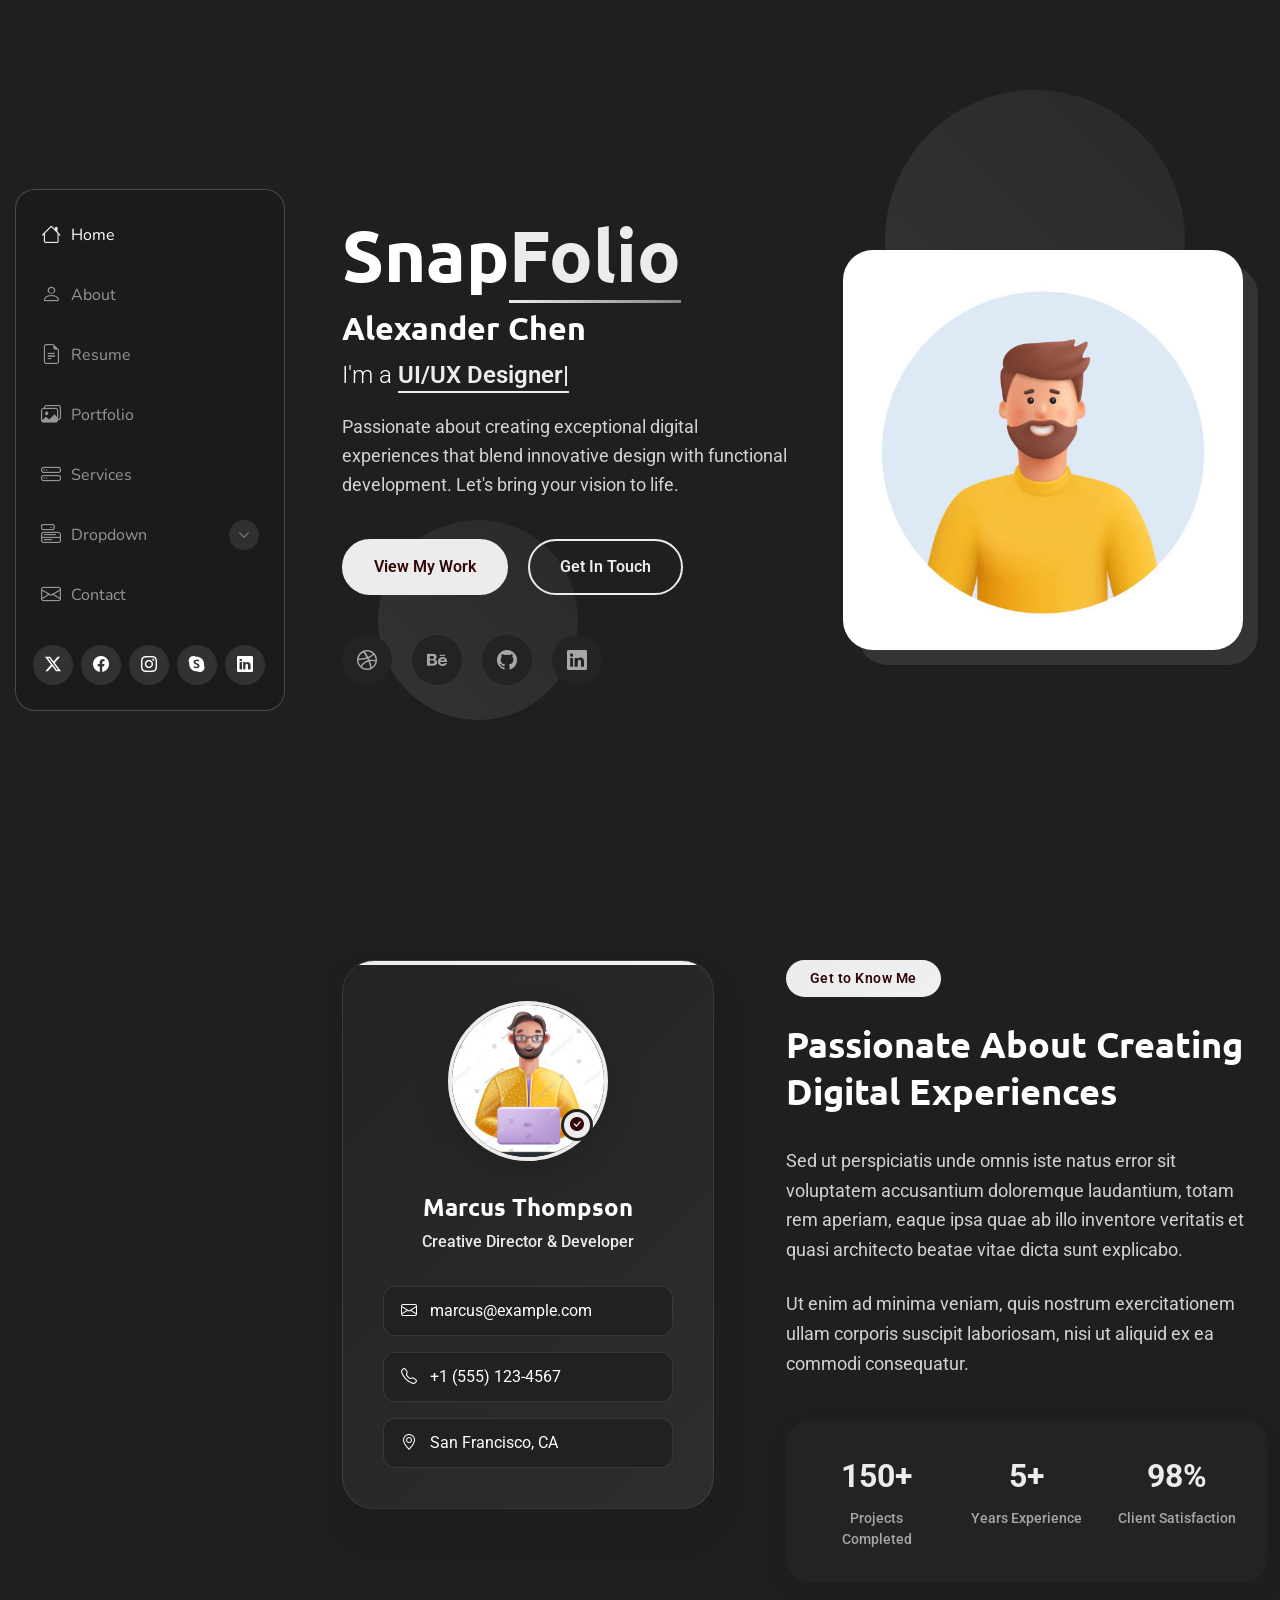
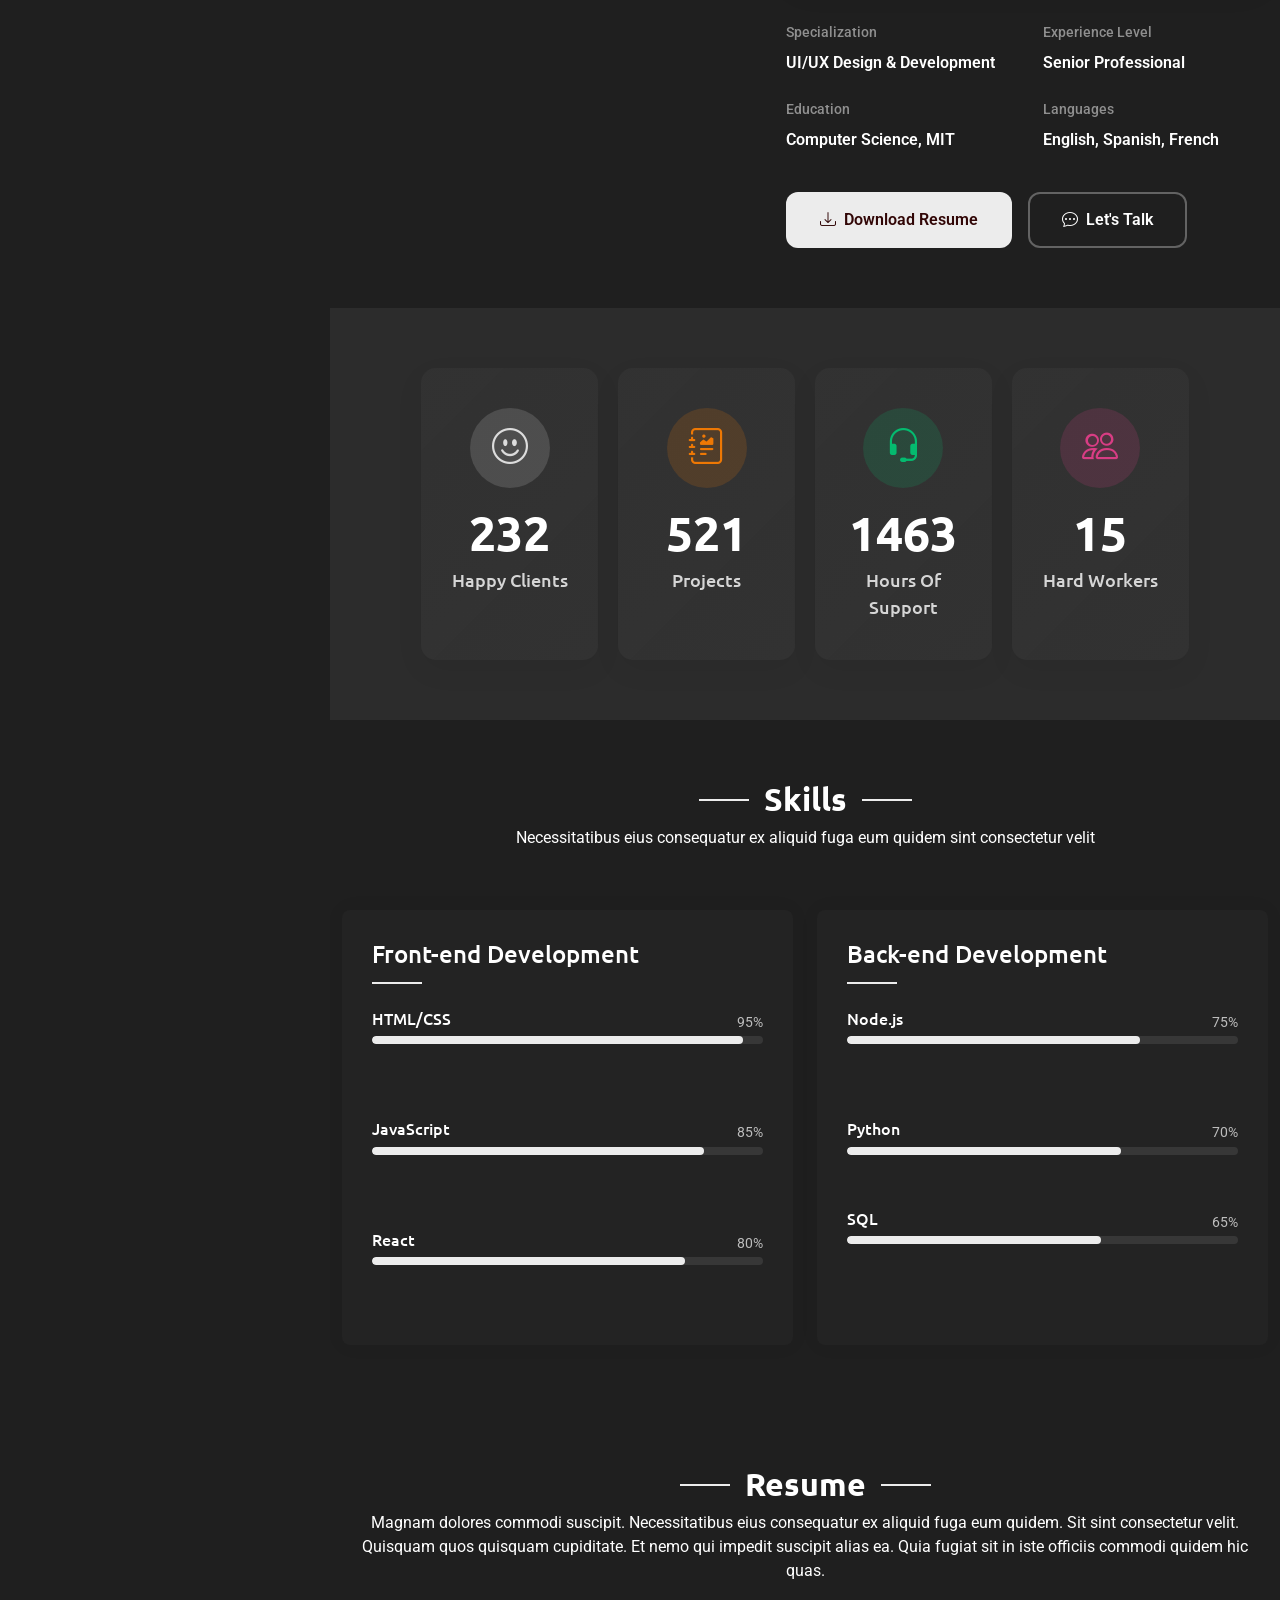
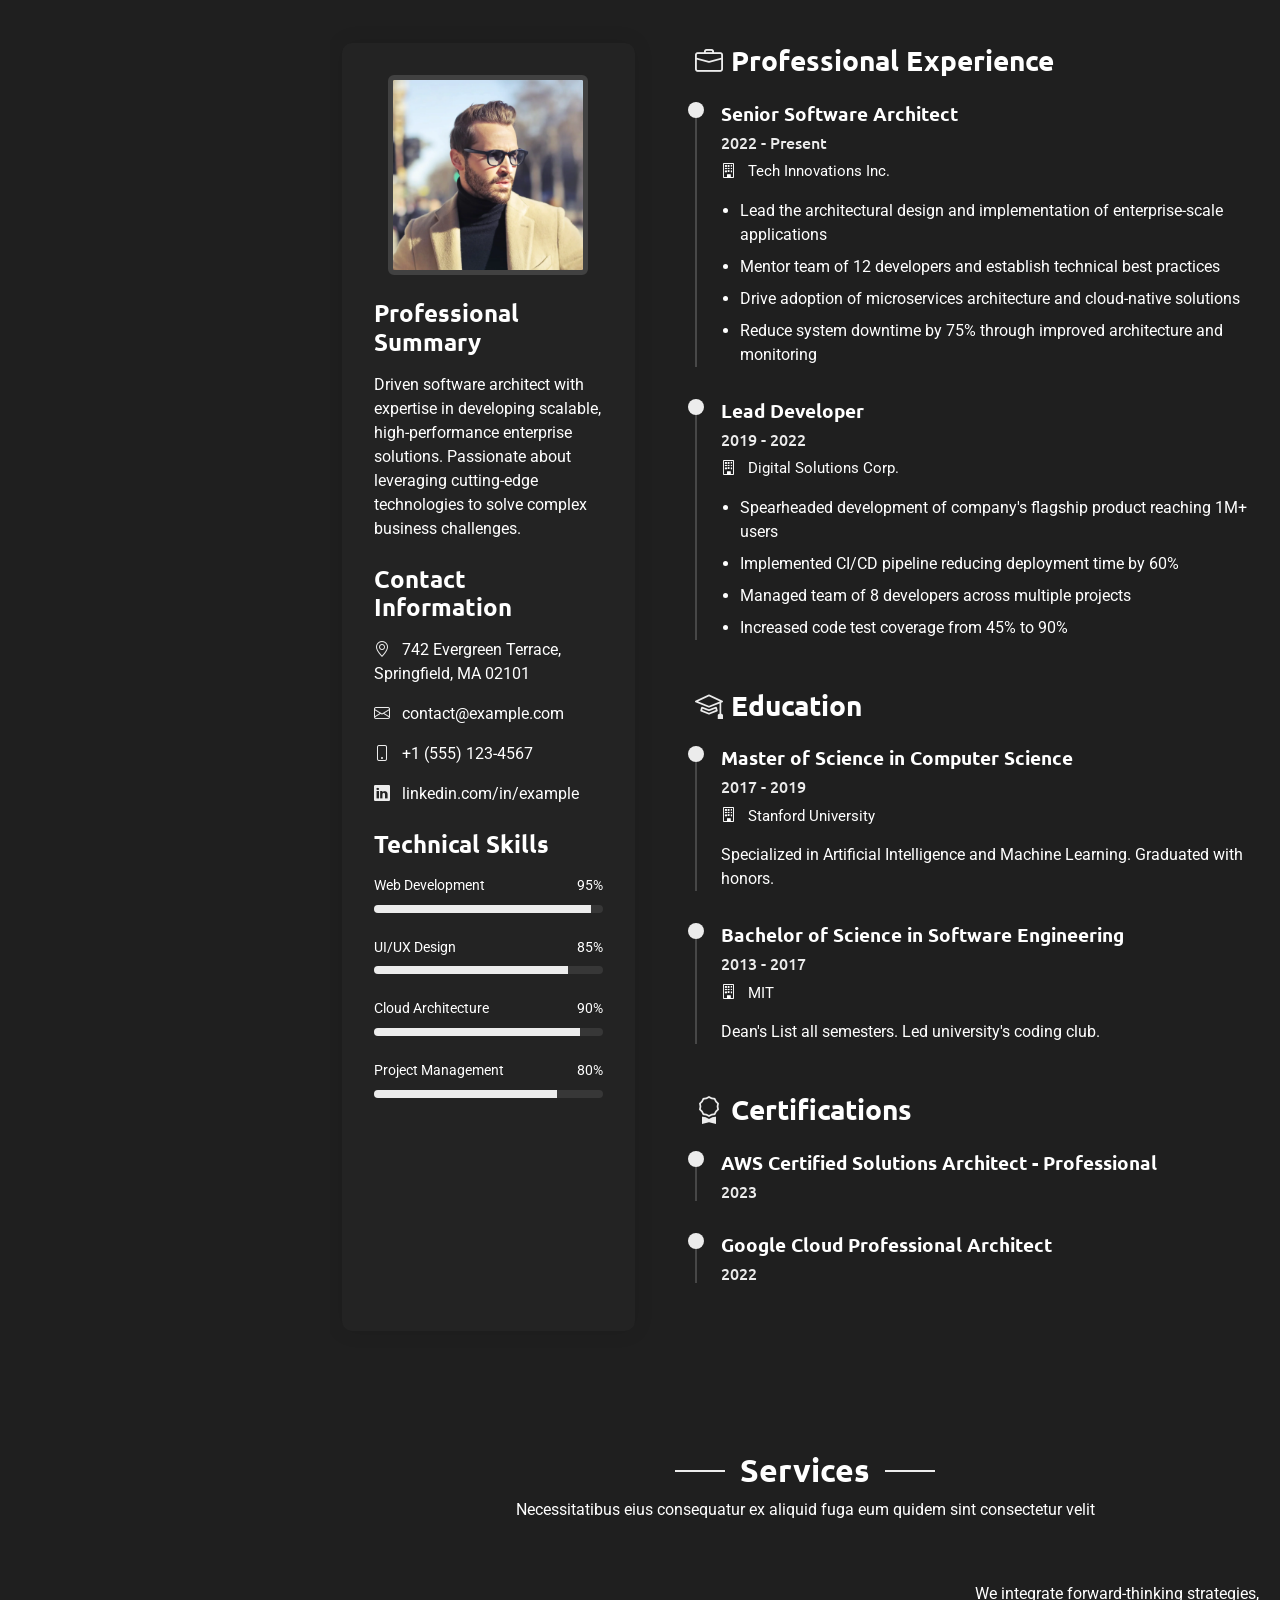
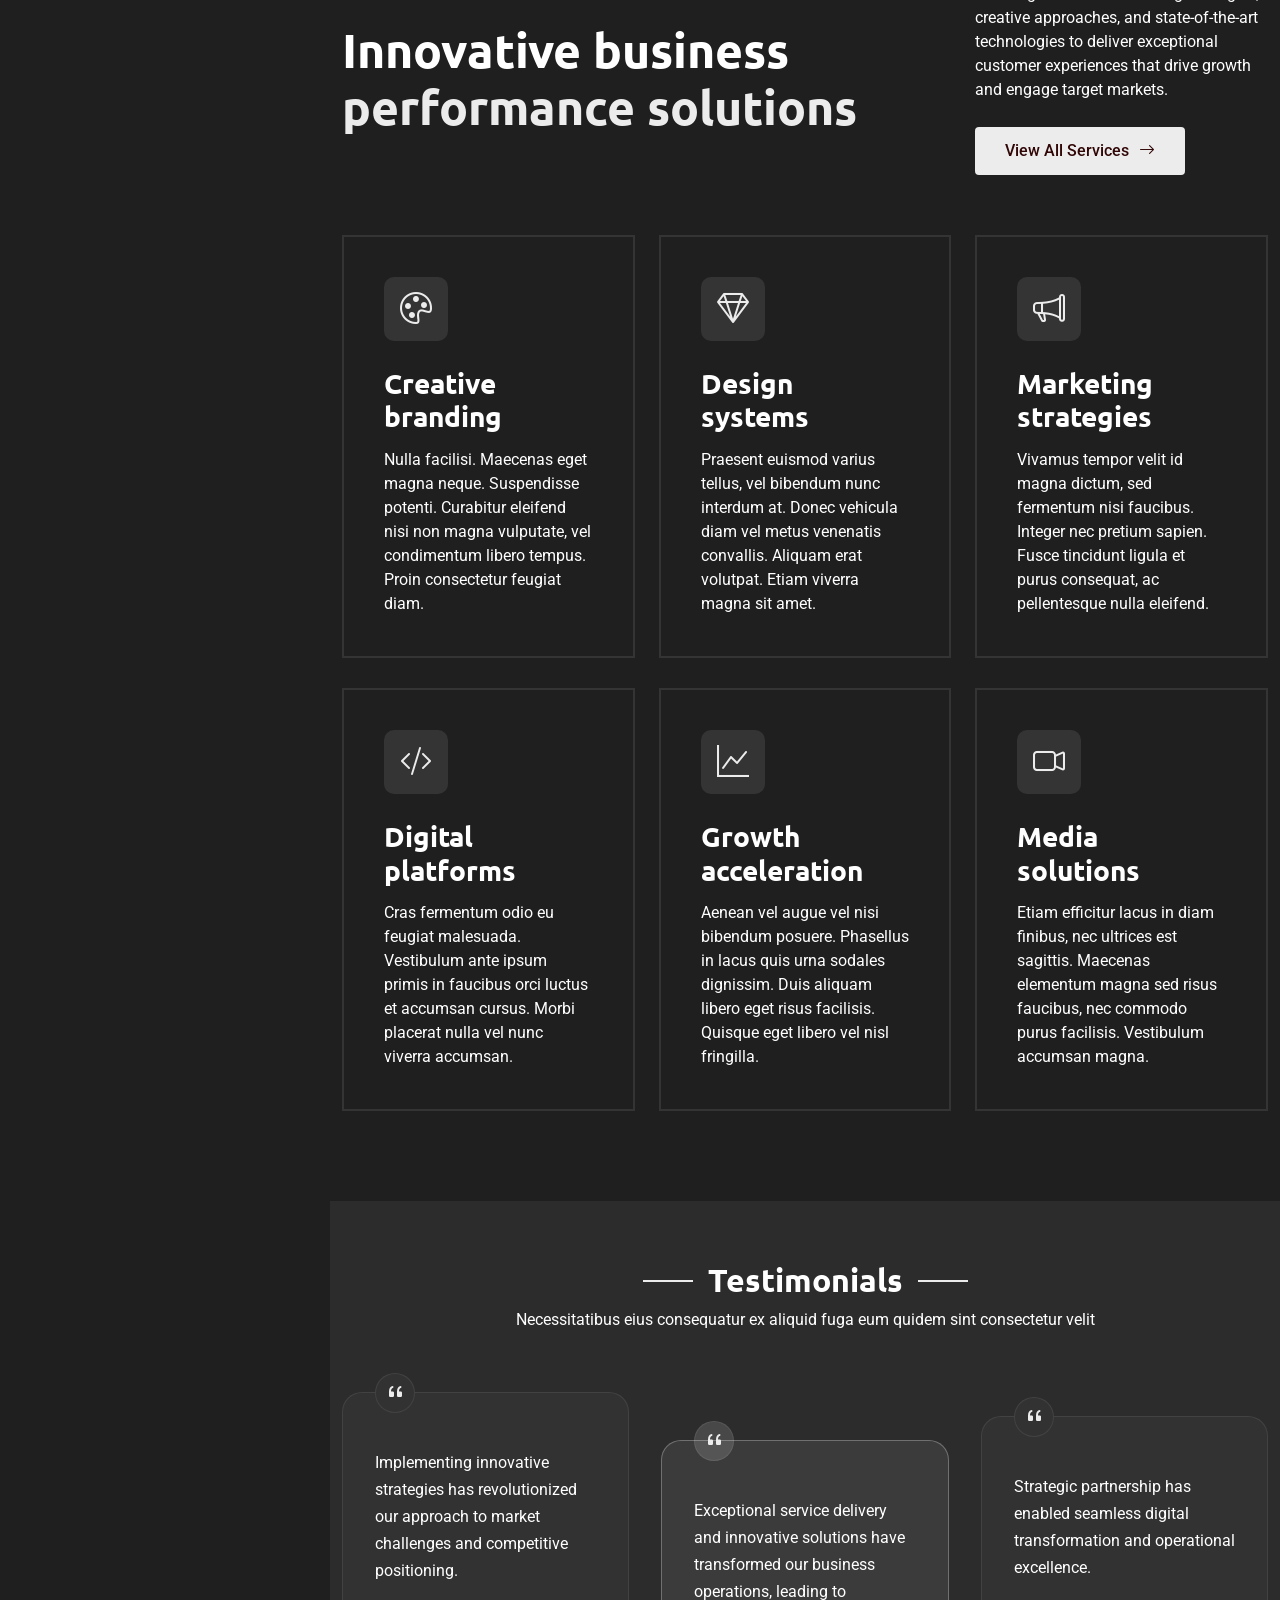
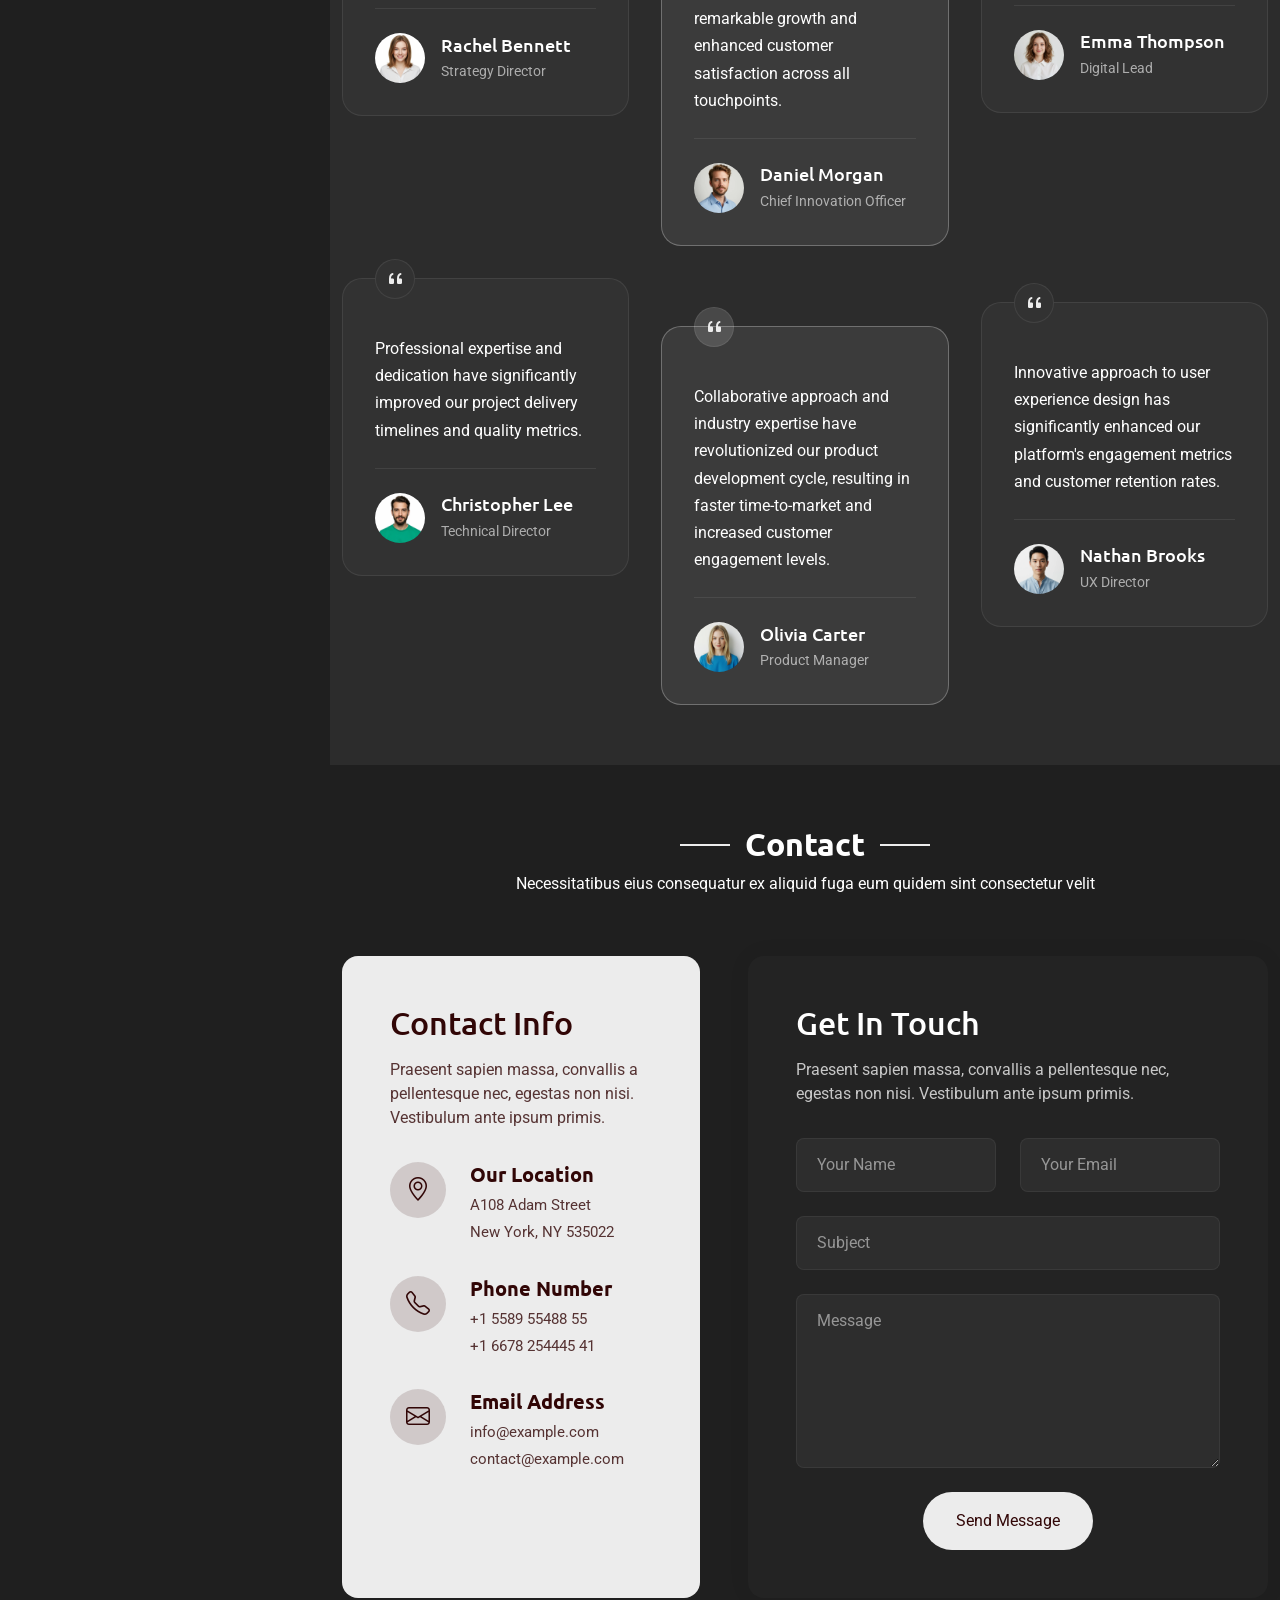
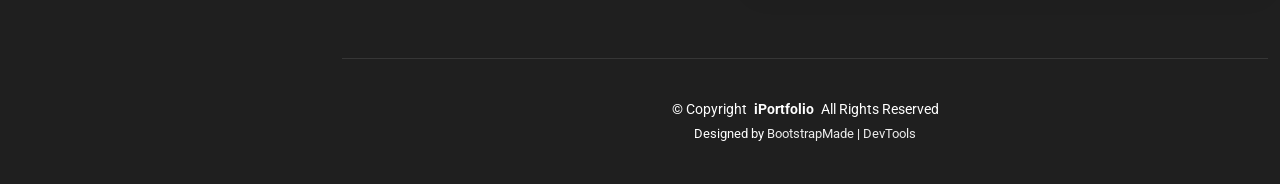
<file: index.html>
<!DOCTYPE html>
<html lang="en">

<head>
  <meta charset="utf-8">
  <meta content="width=device-width, initial-scale=1.0" name="viewport">
  <title>Index - SnapFolio Bootstrap Template</title>
  <meta name="description" content="">
  <meta name="keywords" content="">

  <!-- Favicons -->
  <link href="assets/img/favicon.png" rel="icon">
  <link href="assets/img/apple-touch-icon.png" rel="apple-touch-icon">

  <!-- Fonts -->
  <link href="https://fonts.googleapis.com" rel="preconnect">
  <link href="https://fonts.gstatic.com" rel="preconnect" crossorigin>
  <link href="https://fonts.googleapis.com/css2?family=Roboto:ital,wght@0,100;0,300;0,400;0,500;0,700;0,900;1,100;1,300;1,400;1,500;1,700;1,900&family=Ubuntu:ital,wght@0,300;0,400;0,500;0,700;1,300;1,400;1,500;1,700&family=Nunito:ital,wght@0,200;0,300;0,400;0,500;0,600;0,700;0,800;0,900;1,200;1,300;1,400;1,500;1,600;1,700;1,800;1,900&display=swap" rel="stylesheet">

  <!-- Vendor CSS Files -->
  <link href="assets/vendor/bootstrap/css/bootstrap.min.css" rel="stylesheet">
  <link href="assets/vendor/bootstrap-icons/bootstrap-icons.css" rel="stylesheet">
  <link href="assets/vendor/aos/aos.css" rel="stylesheet">
  <link href="assets/vendor/glightbox/css/glightbox.min.css" rel="stylesheet">
  <link href="assets/vendor/swiper/swiper-bundle.min.css" rel="stylesheet">

  <!-- Main CSS File -->
  <link href="assets/css/main.css" rel="stylesheet">

  <!-- =======================================================
  * Template Name: SnapFolio
  * Template URL: https://bootstrapmade.com/snapfolio-bootstrap-portfolio-template/
  * Updated: Jul 21 2025 with Bootstrap v5.3.7
  * Author: BootstrapMade.com
  * License: https://bootstrapmade.com/license/
  ======================================================== -->
</head>

<body class="index-page">

  <header id="header" class="header dark-background d-flex flex-column justify-content-center">
    <i class="header-toggle d-xl-none bi bi-list"></i>

    <div class="header-container d-flex flex-column align-items-start overflow-hidden"  >
      <nav id="navmenu" class="navmenu">
        <ul>
          <li><a href="#hero" class="active"><i class="bi bi-house navicon"></i>Home</a></li>
          <li><a href="#about"><i class="bi bi-person navicon"></i> About</a></li>
          <li><a href="#resume"><i class="bi bi-file-earmark-text navicon"></i> Resume</a></li>
          <li><a href="Portfolio.html"><i class="bi bi-images navicon"></i> Portfolio</a></li>
          <li><a href="#services"><i class="bi bi-hdd-stack navicon"></i> Services</a></li>
          <li class="dropdown"><a href="#"><i class="bi bi-menu-button navicon"></i> <span>Dropdown</span> <i class="bi bi-chevron-down toggle-dropdown"></i></a>
            <ul >
              <li><a href="#">Dropdown 1</a></li>
              <li class="dropdown"><a href="#"><span>Deep Dropdown</span> <i class="bi bi-chevron-down toggle-dropdown"></i></a>
                <ul>
                  <li><a href="#">Deep Dropdown 1</a></li>
                  <li><a href="#">Deep Dropdown 2</a></li>
                  <li><a href="#">Deep Dropdown 3</a></li>
                  <li><a href="#">Deep Dropdown 4</a></li>
                  <li><a href="#">Deep Dropdown 5</a></li>
                </ul>
              </li>
              <li><a href="#">Dropdown 2</a></li>
              <li><a href="#">Dropdown 3</a></li>
              <li><a href="#">Dropdown 4</a></li>
            </ul>
          </li>
          <li><a href="#contact"><i class="bi bi-envelope navicon"></i> Contact</a></li>
        </ul>
      </nav>

      <div class="social-links text-center">
        <a href="#" class="twitter"><i class="bi bi-twitter-x"></i></a>
        <a href="#" class="facebook"><i class="bi bi-facebook"></i></a>
        <a href="#" class="instagram"><i class="bi bi-instagram"></i></a>
        <a href="#" class="google-plus"><i class="bi bi-skype"></i></a>
        <a href="#" class="linkedin"><i class="bi bi-linkedin"></i></a>
      </div>

    </div>

  </header>

  <main class="main">

    <!-- Hero Section -->
    <section id="hero" class="hero section">

      <div class="background-elements">
        <div class="bg-circle circle-1"></div>
        <div class="bg-circle circle-2"></div>
      </div>

      <div class="hero-content">

        <div class="container">
          <div class="row align-items-center">

            <div class="col-lg-6" data-aos="fade-right" data-aos-delay="100">
              <div class="hero-text">
                <h1>Snap<span class="accent-text">Folio</span></h1>
                <h2>Alexander Chen</h2>
                <p class="lead">I'm a <span class="typed" data-typed-items="UI/UX Designer, Web Developer, Brand Strategist, Creative Director"></span></p>
                <p class="description">Passionate about creating exceptional digital experiences that blend innovative design with functional development. Let's bring your vision to life.</p>

                <div class="hero-actions">
                  <a href="#portfolio" class="btn btn-primary">View My Work</a>
                  <a href="#contact" class="btn btn-outline">Get In Touch</a>
                </div>

                <div class="social-links">
                  <a href="#"><i class="bi bi-dribbble"></i></a>
                  <a href="#"><i class="bi bi-behance"></i></a>
                  <a href="#"><i class="bi bi-github"></i></a>
                  <a href="#"><i class="bi bi-linkedin"></i></a>
                </div>
              </div>
            </div>

            <div class="col-lg-6" data-aos="fade-left" data-aos-delay="200">
              <div class="hero-visual">
                <div class="profile-container">
                  <div class="profile-background"></div>
                  <img src="/assets/img/profile/profile.jpg" alt="Alexander Chen" class="profile-image">
                </div>
              </div>
            </div>

          </div>
        </div>
      </div>

    </section><!-- /Hero Section -->

    <!-- About Section -->
    <section id="about" class="about section">

      <div class="container" data-aos="fade-up" data-aos-delay="100">

        <div class="row">
          <div class="col-lg-5" data-aos="zoom-in" data-aos-delay="200">
            <div class="profile-card">
              <div class="profile-header">
                <div class="profile-image">
                  <img src="assets/img/profile/profile-2.jpg" alt="Profile Image" class="img-fluid">
                </div>
                <div class="profile-badge">
                  <i class="bi bi-check-circle-fill"></i>
                </div>
              </div>

              <div class="profile-content">
                <h3>Marcus Thompson</h3>
                <p class="profession">Creative Director &amp; Developer</p>

                <div class="contact-links">
                  <a href="mailto:marcus@example.com" class="contact-item">
                    <i class="bi bi-envelope"></i>
                    marcus@example.com
                  </a>
                  <a href="tel:+15551234567" class="contact-item">
                    <i class="bi bi-telephone"></i>
                    +1 (555) 123-4567
                  </a>
                  <a href="#" class="contact-item">
                    <i class="bi bi-geo-alt"></i>
                    San Francisco, CA
                  </a>
                </div>
              </div>
            </div>
          </div>

          <div class="col-lg-7" data-aos="fade-left" data-aos-delay="300">
            <div class="about-content">
              <div class="section-header">
                <span class="badge-text">Get to Know Me</span>
                <h2>Passionate About Creating Digital Experiences</h2>
              </div>

              <div class="description">
                <p>Sed ut perspiciatis unde omnis iste natus error sit voluptatem accusantium doloremque laudantium, totam rem aperiam, eaque ipsa quae ab illo inventore veritatis et quasi architecto beatae vitae dicta sunt explicabo.</p>

                <p>Ut enim ad minima veniam, quis nostrum exercitationem ullam corporis suscipit laboriosam, nisi ut aliquid ex ea commodi consequatur.</p>
              </div>

              <div class="stats-grid">
                <div class="stat-item">
                  <div class="stat-number">150+</div>
                  <div class="stat-label">Projects Completed</div>
                </div>
                <div class="stat-item">
                  <div class="stat-number">5+</div>
                  <div class="stat-label">Years Experience</div>
                </div>
                <div class="stat-item">
                  <div class="stat-number">98%</div>
                  <div class="stat-label">Client Satisfaction</div>
                </div>
              </div>

              <div class="details-grid">
                <div class="detail-row">
                  <div class="detail-item">
                    <span class="detail-label">Specialization</span>
                    <span class="detail-value">UI/UX Design &amp; Development</span>
                  </div>
                  <div class="detail-item">
                    <span class="detail-label">Experience Level</span>
                    <span class="detail-value">Senior Professional</span>
                  </div>
                </div>
                <div class="detail-row">
                  <div class="detail-item">
                    <span class="detail-label">Education</span>
                    <span class="detail-value">Computer Science, MIT</span>
                  </div>
                  <div class="detail-item">
                    <span class="detail-label">Languages</span>
                    <span class="detail-value">English, Spanish, French</span>
                  </div>
                </div>
              </div>

              <div class="cta-section">
                <a href="#" class="btn btn-primary">
                  <i class="bi bi-download"></i>
                  Download Resume
                </a>
                <a href="#" class="btn btn-outline">
                  <i class="bi bi-chat-dots"></i>
                  Let's Talk
                </a>
              </div>
            </div>
          </div>
        </div>

      </div>

    </section><!-- /About Section -->

    <!-- Stats Section -->
    <section id="stats" class="stats section light-background">

      <div class="container" data-aos="fade-up" data-aos-delay="100">

        <div class="row justify-content-center">
          <div class="col-lg-10">
            <div class="stats-wrapper">
              <div class="stats-item" data-aos="zoom-in" data-aos-delay="150">
                <div class="icon-wrapper">
                  <i class="bi bi-emoji-smile"></i>
                </div>
                <span data-purecounter-start="0" data-purecounter-end="232" data-purecounter-duration="1" class="purecounter"></span>
                <p>Happy Clients</p>
              </div><!-- End Stats Item -->

              <div class="stats-item" data-aos="zoom-in" data-aos-delay="200">
                <div class="icon-wrapper">
                  <i class="bi bi-journal-richtext"></i>
                </div>
                <span data-purecounter-start="0" data-purecounter-end="521" data-purecounter-duration="1" class="purecounter"></span>
                <p>Projects</p>
              </div><!-- End Stats Item -->

              <div class="stats-item" data-aos="zoom-in" data-aos-delay="250">
                <div class="icon-wrapper">
                  <i class="bi bi-headset"></i>
                </div>
                <span data-purecounter-start="0" data-purecounter-end="1463" data-purecounter-duration="1" class="purecounter"></span>
                <p>Hours Of Support</p>
              </div><!-- End Stats Item -->

              <div class="stats-item" data-aos="zoom-in" data-aos-delay="300">
                <div class="icon-wrapper">
                  <i class="bi bi-people"></i>
                </div>
                <span data-purecounter-start="0" data-purecounter-end="15" data-purecounter-duration="1" class="purecounter"></span>
                <p>Hard Workers</p>
              </div><!-- End Stats Item -->
            </div>
          </div>
        </div>

      </div>

    </section><!-- /Stats Section -->

    <!-- Skills Section -->
    <section id="skills" class="skills section">

      <!-- Section Title -->
      <div class="container section-title" data-aos="fade-up">
        <h2>Skills</h2>
        <p>Necessitatibus eius consequatur ex aliquid fuga eum quidem sint consectetur velit</p>
      </div><!-- End Section Title -->

      <div class="container" data-aos="fade-up" data-aos-delay="100">

        <div class="row">
          <div class="col-lg-6">
            <div class="skills-category" data-aos="fade-up" data-aos-delay="200">
              <h3>Front-end Development</h3>
              <div class="skills-animation">
                <div class="skill-item">
                  <div class="d-flex justify-content-between align-items-center">
                    <h4>HTML/CSS</h4>
                    <span class="skill-percentage">95%</span>
                  </div>
                  <div class="progress">
                    <div class="progress-bar" role="progressbar" aria-valuenow="95" aria-valuemin="0" aria-valuemax="100"></div>
                  </div>
                  <div class="skill-tooltip">Expert level knowledge of semantic HTML5 and modern CSS3 techniques</div>
                </div>

                <div class="skill-item">
                  <div class="d-flex justify-content-between align-items-center">
                    <h4>JavaScript</h4>
                    <span class="skill-percentage">85%</span>
                  </div>
                  <div class="progress">
                    <div class="progress-bar" role="progressbar" aria-valuenow="85" aria-valuemin="0" aria-valuemax="100"></div>
                  </div>
                  <div class="skill-tooltip">Strong proficiency in ES6+, DOM manipulation, and modern frameworks</div>
                </div>

                <div class="skill-item">
                  <div class="d-flex justify-content-between align-items-center">
                    <h4>React</h4>
                    <span class="skill-percentage">80%</span>
                  </div>
                  <div class="progress">
                    <div class="progress-bar" role="progressbar" aria-valuenow="80" aria-valuemin="0" aria-valuemax="100"></div>
                  </div>
                  <div class="skill-tooltip">Experience with React hooks, state management, and component architecture</div>
                </div>
              </div>
            </div><!-- End Frontend Skills -->
          </div>

          <div class="col-lg-6">
            <div class="skills-category" data-aos="fade-up" data-aos-delay="300">
              <h3>Back-end Development</h3>
              <div class="skills-animation">
                <div class="skill-item">
                  <div class="d-flex justify-content-between align-items-center">
                    <h4>Node.js</h4>
                    <span class="skill-percentage">75%</span>
                  </div>
                  <div class="progress">
                    <div class="progress-bar" role="progressbar" aria-valuenow="75" aria-valuemin="0" aria-valuemax="100"></div>
                  </div>
                  <div class="skill-tooltip">Server-side JavaScript development with Express and REST APIs</div>
                </div>

                <div class="skill-item">
                  <div class="d-flex justify-content-between align-items-center">
                    <h4>Python</h4>
                    <span class="skill-percentage">70%</span>
                  </div>
                  <div class="progress">
                    <div class="progress-bar" role="progressbar" aria-valuenow="70" aria-valuemin="0" aria-valuemax="100"></div>
                  </div>
                  <div class="skill-tooltip">Python development with Django and data analysis tools</div>
                </div>

                <div class="skill-item">
                  <div class="d-flex justify-content-between align-items-center">
                    <h4>SQL</h4>
                    <span class="skill-percentage">65%</span>
                  </div>
                  <div class="progress">
                    <div class="progress-bar" role="progressbar" aria-valuenow="65" aria-valuemin="0" aria-valuemax="100"></div>
                  </div>
                  <div class="skill-tooltip">Database design, optimization, and complex queries</div>
                </div>
              </div>
            </div><!-- End Backend Skills -->
          </div>
        </div>

      </div>

    </section><!-- /Skills Section -->

    <!-- Resume Section -->
    <section id="resume" class="resume section">

      <!-- Section Title -->
      <div class="container section-title" data-aos="fade-up">
        <h2>Resume</h2>
        <p>Magnam dolores commodi suscipit. Necessitatibus eius consequatur ex aliquid fuga eum quidem. Sit sint consectetur velit. Quisquam quos quisquam cupiditate. Et nemo qui impedit suscipit alias ea. Quia fugiat sit in iste officiis commodi quidem hic quas.</p>
      </div><!-- End Section Title -->

      <div class="container" data-aos="fade-up" data-aos-delay="100">

        <div class="row gy-4">
          <!-- Left column with summary and contact -->
          <div class="col-lg-4">
            <div class="resume-side" data-aos="fade-right" data-aos-delay="100">
              <div class="profile-img mb-4">
                <img src="assets/img/profile/profile-square-2.webp" alt="Profile" class="img-fluid rounded">
              </div>

              <h3>Professional Summary</h3>
              <p>Driven software architect with expertise in developing scalable, high-performance enterprise solutions. Passionate about leveraging cutting-edge technologies to solve complex business challenges.</p>

              <h3 class="mt-4">Contact Information</h3>
              <ul class="contact-info list-unstyled">
                <li><i class="bi bi-geo-alt"></i> 742 Evergreen Terrace, Springfield, MA 02101</li>
                <li><i class="bi bi-envelope"></i> contact@example.com</li>
                <li><i class="bi bi-phone"></i> +1 (555) 123-4567</li>
                <li><i class="bi bi-linkedin"></i> linkedin.com/in/example</li>
              </ul>

              <div class="skills-animation mt-4">
                <h3>Technical Skills</h3>
                <div class="skill-item">
                  <div class="d-flex justify-content-between">
                    <span>Web Development</span>
                    <span>95%</span>
                  </div>
                  <div class="progress">
                    <div class="progress-bar" role="progressbar" aria-valuenow="95" aria-valuemin="0" aria-valuemax="100"></div>
                  </div>
                </div>

                <div class="skill-item">
                  <div class="d-flex justify-content-between">
                    <span>UI/UX Design</span>
                    <span>85%</span>
                  </div>
                  <div class="progress">
                    <div class="progress-bar" role="progressbar" aria-valuenow="85" aria-valuemin="0" aria-valuemax="100"></div>
                  </div>
                </div>

                <div class="skill-item">
                  <div class="d-flex justify-content-between">
                    <span>Cloud Architecture</span>
                    <span>90%</span>
                  </div>
                  <div class="progress">
                    <div class="progress-bar" role="progressbar" aria-valuenow="90" aria-valuemin="0" aria-valuemax="100"></div>
                  </div>
                </div>

                <div class="skill-item">
                  <div class="d-flex justify-content-between">
                    <span>Project Management</span>
                    <span>80%</span>
                  </div>
                  <div class="progress">
                    <div class="progress-bar" role="progressbar" aria-valuenow="80" aria-valuemin="0" aria-valuemax="100"></div>
                  </div>
                </div>
              </div>
            </div>
          </div>

          <!-- Right column with experience and education -->
          <div class="col-lg-8 ps-4 ps-lg-5">
            <!-- Experience Section -->
            <div class="resume-section" data-aos="fade-up">
              <h3><i class="bi bi-briefcase me-2"></i>Professional Experience</h3>

              <div class="resume-item">
                <h4>Senior Software Architect</h4>
                <h5>2022 - Present</h5>
                <p class="company"><i class="bi bi-building"></i> Tech Innovations Inc.</p>
                <ul>
                  <li>Lead the architectural design and implementation of enterprise-scale applications</li>
                  <li>Mentor team of 12 developers and establish technical best practices</li>
                  <li>Drive adoption of microservices architecture and cloud-native solutions</li>
                  <li>Reduce system downtime by 75% through improved architecture and monitoring</li>
                </ul>
              </div>

              <div class="resume-item">
                <h4>Lead Developer</h4>
                <h5>2019 - 2022</h5>
                <p class="company"><i class="bi bi-building"></i> Digital Solutions Corp.</p>
                <ul>
                  <li>Spearheaded development of company's flagship product reaching 1M+ users</li>
                  <li>Implemented CI/CD pipeline reducing deployment time by 60%</li>
                  <li>Managed team of 8 developers across multiple projects</li>
                  <li>Increased code test coverage from 45% to 90%</li>
                </ul>
              </div>
            </div>

            <!-- Education Section -->
            <div class="resume-section" data-aos="fade-up" data-aos-delay="100">
              <h3><i class="bi bi-mortarboard me-2"></i>Education</h3>

              <div class="resume-item">
                <h4>Master of Science in Computer Science</h4>
                <h5>2017 - 2019</h5>
                <p class="company"><i class="bi bi-building"></i> Stanford University</p>
                <p>Specialized in Artificial Intelligence and Machine Learning. Graduated with honors.</p>
              </div>

              <div class="resume-item">
                <h4>Bachelor of Science in Software Engineering</h4>
                <h5>2013 - 2017</h5>
                <p class="company"><i class="bi bi-building"></i> MIT</p>
                <p>Dean's List all semesters. Led university's coding club.</p>
              </div>
            </div>

            <!-- Certifications Section -->
            <div class="resume-section" data-aos="fade-up" data-aos-delay="200">
              <h3><i class="bi bi-award me-2"></i>Certifications</h3>

              <div class="resume-item">
                <h4>AWS Certified Solutions Architect - Professional</h4>
                <h5>2023</h5>
              </div>

              <div class="resume-item">
                <h4>Google Cloud Professional Architect</h4>
                <h5>2022</h5>
              </div>
            </div>
          </div>
        </div>

      </div>

    </section><!-- /Resume Section -->

    

    <!-- Services Section -->
    <section id="services" class="services section">

      <!-- Section Title -->
      <div class="container section-title" data-aos="fade-up">
        <h2>Services</h2>
        <p>Necessitatibus eius consequatur ex aliquid fuga eum quidem sint consectetur velit</p>
      </div><!-- End Section Title -->

      <div class="container" data-aos="fade-up" data-aos-delay="100">

        <div class="service-header">
          <div class="row align-items-center">
            <div class="col-lg-8 col-md-12">
              <div class="service-intro">
                <h2 class="service-heading">
                  <div>Innovative business</div>
                  <div><span>performance solutions</span></div>
                </h2>
              </div>
            </div>
            <div class="col-lg-4 col-md-12">
              <div class="service-summary">
                <p>
                  We integrate forward-thinking strategies, creative approaches, and state-of-the-art technologies to deliver exceptional customer experiences that drive growth and engage target markets.
                </p>
                <a href="services.html" class="service-btn">
                  View All Services
                  <i class="bi bi-arrow-right"></i>
                </a>
              </div>
            </div>
          </div>
        </div>

        <div class="row justify-content-center">
          <div class="col-lg-4 col-md-6" data-aos="fade-up" data-aos-delay="100">
            <div class="service-card position-relative z-1">
              <div class="service-icon">
                <i class="bi bi-palette"></i>
              </div>
              <a href="service-details.html" class="card-action d-flex align-items-center justify-content-center rounded-circle">
                <i class="bi bi-arrow-up-right"></i>
              </a>
              <h3>
                <a href="service-details.html">
                  Creative <span>branding</span>
                </a>
              </h3>
              <p>
                Nulla facilisi. Maecenas eget magna neque. Suspendisse potenti. Curabitur eleifend nisi non magna vulputate, vel condimentum libero tempus. Proin consectetur feugiat diam.
              </p>
            </div>
          </div>
          <div class="col-lg-4 col-md-6" data-aos="fade-up" data-aos-delay="200">
            <div class="service-card position-relative z-1">
              <div class="service-icon">
                <i class="bi bi-gem"></i>
              </div>
              <a href="service-details.html" class="card-action d-flex align-items-center justify-content-center rounded-circle">
                <i class="bi bi-arrow-up-right"></i>
              </a>
              <h3>
                <a href="service-details.html">
                  Design <span>systems</span>
                </a>
              </h3>
              <p>
                Praesent euismod varius tellus, vel bibendum nunc interdum at. Donec vehicula diam vel metus venenatis convallis. Aliquam erat volutpat. Etiam viverra magna sit amet.
              </p>
            </div>
          </div>
          <div class="col-lg-4 col-md-6" data-aos="fade-up" data-aos-delay="300">
            <div class="service-card position-relative z-1">
              <div class="service-icon">
                <i class="bi bi-megaphone"></i>
              </div>
              <a href="service-details.html" class="card-action d-flex align-items-center justify-content-center rounded-circle">
                <i class="bi bi-arrow-up-right"></i>
              </a>
              <h3>
                <a href="service-details.html">
                  Marketing <span>strategies</span>
                </a>
              </h3>
              <p>
                Vivamus tempor velit id magna dictum, sed fermentum nisi faucibus. Integer nec pretium sapien. Fusce tincidunt ligula et purus consequat, ac pellentesque nulla eleifend.
              </p>
            </div>
          </div>
          <div class="col-lg-4 col-md-6" data-aos="fade-up" data-aos-delay="100">
            <div class="service-card position-relative z-1">
              <div class="service-icon">
                <i class="bi bi-code-slash"></i>
              </div>
              <a href="service-details.html" class="card-action d-flex align-items-center justify-content-center rounded-circle">
                <i class="bi bi-arrow-up-right"></i>
              </a>
              <h3>
                <a href="service-details.html">
                  Digital <span>platforms</span>
                </a>
              </h3>
              <p>
                Cras fermentum odio eu feugiat malesuada. Vestibulum ante ipsum primis in faucibus orci luctus et accumsan cursus. Morbi placerat nulla vel nunc viverra accumsan.
              </p>
            </div>
          </div>
          <div class="col-lg-4 col-md-6" data-aos="fade-up" data-aos-delay="200">
            <div class="service-card position-relative z-1">
              <div class="service-icon">
                <i class="bi bi-graph-up"></i>
              </div>
              <a href="service-details.html" class="card-action d-flex align-items-center justify-content-center rounded-circle">
                <i class="bi bi-arrow-up-right"></i>
              </a>
              <h3>
                <a href="service-details.html">
                  Growth <span>acceleration</span>
                </a>
              </h3>
              <p>
                Aenean vel augue vel nisi bibendum posuere. Phasellus in lacus quis urna sodales dignissim. Duis aliquam libero eget risus facilisis. Quisque eget libero vel nisl fringilla.
              </p>
            </div>
          </div>
          <div class="col-lg-4 col-md-6" data-aos="fade-up" data-aos-delay="300">
            <div class="service-card position-relative z-1">
              <div class="service-icon">
                <i class="bi bi-camera-video"></i>
              </div>
              <a href="service-details.html" class="card-action d-flex align-items-center justify-content-center rounded-circle">
                <i class="bi bi-arrow-up-right"></i>
              </a>
              <h3>
                <a href="service-details.html">
                  Media <span>solutions</span>
                </a>
              </h3>
              <p>
                Etiam efficitur lacus in diam finibus, nec ultrices est sagittis. Maecenas elementum magna sed risus faucibus, nec commodo purus facilisis. Vestibulum accumsan magna.
              </p>
            </div>
          </div>
        </div>

      </div>

    </section><!-- /Services Section -->

    <!-- Testimonials Section -->
    <section id="testimonials" class="testimonials section light-background">

      <!-- Section Title -->
      <div class="container section-title" data-aos="fade-up">
        <h2>Testimonials</h2>
        <p>Necessitatibus eius consequatur ex aliquid fuga eum quidem sint consectetur velit</p>
      </div><!-- End Section Title -->

      <div class="container">

        <div class="testimonial-masonry">

          <div class="testimonial-item" data-aos="fade-up">
            <div class="testimonial-content">
              <div class="quote-pattern">
                <i class="bi bi-quote"></i>
              </div>
              <p>Implementing innovative strategies has revolutionized our approach to market challenges and competitive positioning.</p>
              <div class="client-info">
                <div class="client-image">
                  <img src="assets/img/person/person-f-7.webp" alt="Client">
                </div>
                <div class="client-details">
                  <h3>Rachel Bennett</h3>
                  <span class="position">Strategy Director</span>
                </div>
              </div>
            </div>
          </div>

          <div class="testimonial-item highlight" data-aos="fade-up" data-aos-delay="100">
            <div class="testimonial-content">
              <div class="quote-pattern">
                <i class="bi bi-quote"></i>
              </div>
              <p>Exceptional service delivery and innovative solutions have transformed our business operations, leading to remarkable growth and enhanced customer satisfaction across all touchpoints.</p>
              <div class="client-info">
                <div class="client-image">
                  <img src="assets/img/person/person-m-7.webp" alt="Client">
                </div>
                <div class="client-details">
                  <h3>Daniel Morgan</h3>
                  <span class="position">Chief Innovation Officer</span>
                </div>
              </div>
            </div>
          </div>

          <div class="testimonial-item" data-aos="fade-up" data-aos-delay="200">
            <div class="testimonial-content">
              <div class="quote-pattern">
                <i class="bi bi-quote"></i>
              </div>
              <p>Strategic partnership has enabled seamless digital transformation and operational excellence.</p>
              <div class="client-info">
                <div class="client-image">
                  <img src="assets/img/person/person-f-8.webp" alt="Client">
                </div>
                <div class="client-details">
                  <h3>Emma Thompson</h3>
                  <span class="position">Digital Lead</span>
                </div>
              </div>
            </div>
          </div>

          <div class="testimonial-item" data-aos="fade-up" data-aos-delay="300">
            <div class="testimonial-content">
              <div class="quote-pattern">
                <i class="bi bi-quote"></i>
              </div>
              <p>Professional expertise and dedication have significantly improved our project delivery timelines and quality metrics.</p>
              <div class="client-info">
                <div class="client-image">
                  <img src="assets/img/person/person-m-8.webp" alt="Client">
                </div>
                <div class="client-details">
                  <h3>Christopher Lee</h3>
                  <span class="position">Technical Director</span>
                </div>
              </div>
            </div>
          </div>

          <div class="testimonial-item highlight" data-aos="fade-up" data-aos-delay="400">
            <div class="testimonial-content">
              <div class="quote-pattern">
                <i class="bi bi-quote"></i>
              </div>
              <p>Collaborative approach and industry expertise have revolutionized our product development cycle, resulting in faster time-to-market and increased customer engagement levels.</p>
              <div class="client-info">
                <div class="client-image">
                  <img src="assets/img/person/person-f-9.webp" alt="Client">
                </div>
                <div class="client-details">
                  <h3>Olivia Carter</h3>
                  <span class="position">Product Manager</span>
                </div>
              </div>
            </div>
          </div>

          <div class="testimonial-item" data-aos="fade-up" data-aos-delay="500">
            <div class="testimonial-content">
              <div class="quote-pattern">
                <i class="bi bi-quote"></i>
              </div>
              <p>Innovative approach to user experience design has significantly enhanced our platform's engagement metrics and customer retention rates.</p>
              <div class="client-info">
                <div class="client-image">
                  <img src="assets/img/person/person-m-13.webp" alt="Client">
                </div>
                <div class="client-details">
                  <h3>Nathan Brooks</h3>
                  <span class="position">UX Director</span>
                </div>
              </div>
            </div>
          </div>

        </div>

      </div>

    </section><!-- /Testimonials Section -->

    <!-- Contact Section -->
    <section id="contact" class="contact section">

      <!-- Section Title -->
      <div class="container section-title" data-aos="fade-up">
        <h2>Contact</h2>
        <p>Necessitatibus eius consequatur ex aliquid fuga eum quidem sint consectetur velit</p>
      </div><!-- End Section Title -->

      <div class="container">

        <div class="row g-4 g-lg-5">
          <div class="col-lg-5">
            <div class="info-box">
              <h3>Contact Info</h3>
              <p>Praesent sapien massa, convallis a pellentesque nec, egestas non nisi. Vestibulum ante ipsum primis.</p>

              <div class="info-item">
                <div class="icon-box">
                  <i class="bi bi-geo-alt"></i>
                </div>
                <div class="content">
                  <h4>Our Location</h4>
                  <p>A108 Adam Street</p>
                  <p>New York, NY 535022</p>
                </div>
              </div>

              <div class="info-item">
                <div class="icon-box">
                  <i class="bi bi-telephone"></i>
                </div>
                <div class="content">
                  <h4>Phone Number</h4>
                  <p>+1 5589 55488 55</p>
                  <p>+1 6678 254445 41</p>
                </div>
              </div>

              <div class="info-item">
                <div class="icon-box">
                  <i class="bi bi-envelope"></i>
                </div>
                <div class="content">
                  <h4>Email Address</h4>
                  <p>info@example.com</p>
                  <p>contact@example.com</p>
                </div>
              </div>
            </div>
          </div>

          <div class="col-lg-7">
            <div class="contact-form">
              <h3>Get In Touch</h3>
              <p>Praesent sapien massa, convallis a pellentesque nec, egestas non nisi. Vestibulum ante ipsum primis.</p>

              <form action="forms/contact.php" method="post" class="php-email-form">
                <div class="row gy-4">

                  <div class="col-md-6">
                    <input type="text" name="name" class="form-control" placeholder="Your Name" required="">
                  </div>

                  <div class="col-md-6 ">
                    <input type="email" class="form-control" name="email" placeholder="Your Email" required="">
                  </div>

                  <div class="col-12">
                    <input type="text" class="form-control" name="subject" placeholder="Subject" required="">
                  </div>

                  <div class="col-12">
                    <textarea class="form-control" name="message" rows="6" placeholder="Message" required=""></textarea>
                  </div>

                  <div class="col-12 text-center">
                    <div class="loading">Loading</div>
                    <div class="error-message"></div>
                    <div class="sent-message">Your message has been sent. Thank you!</div>

                    <button type="submit" class="btn">Send Message</button>
                  </div>

                </div>
              </form>

            </div>
          </div>

        </div>

      </div>

    </section><!-- /Contact Section -->

  </main>

  <footer id="footer" class="footer position-relative">

    <div class="container">
      <div class="copyright text-center ">
        <p>© <span>Copyright</span> <strong class="px-1 sitename">iPortfolio</strong> <span>All Rights Reserved</span></p>
      </div>
      <div class="credits">
        <!-- All the links in the footer should remain intact. -->
        <!-- You can delete the links only if you've purchased the pro version. -->
        <!-- Licensing information: https://bootstrapmade.com/license/ -->
        <!-- Purchase the pro version with working PHP/AJAX contact form: [buy-url] -->
        Designed by <a href="https://bootstrapmade.com/">BootstrapMade</a> | <a href="https://bootstrapmade.com/tools/">DevTools</a>
      </div>
    </div>

  </footer>

  <!-- Scroll Top -->
  <a href="#" id="scroll-top" class="scroll-top d-flex align-items-center justify-content-center"><i class="bi bi-arrow-up-short"></i></a>

  <!-- Preloader -->
  <div id="preloader"></div>

  <!-- Vendor JS Files -->
  <script src="assets/vendor/bootstrap/js/bootstrap.bundle.min.js"></script>
  <script src="assets/vendor/php-email-form/validate.js"></script>
  <script src="assets/vendor/aos/aos.js"></script>
  <script src="assets/vendor/typed.js/typed.umd.js"></script>
  <script src="assets/vendor/purecounter/purecounter_vanilla.js"></script>
  <script src="assets/vendor/waypoints/noframework.waypoints.js"></script>
  <script src="assets/vendor/isotope-layout/isotope.pkgd.min.js"></script>
  <script src="assets/vendor/imagesloaded/imagesloaded.pkgd.min.js"></script>
  <script src="assets/vendor/glightbox/js/glightbox.min.js"></script>
  <script src="assets/vendor/swiper/swiper-bundle.min.js"></script>

  <!-- Main JS File -->
  <script src="assets/js/main.js"></script>

</body>

</html>
</file>
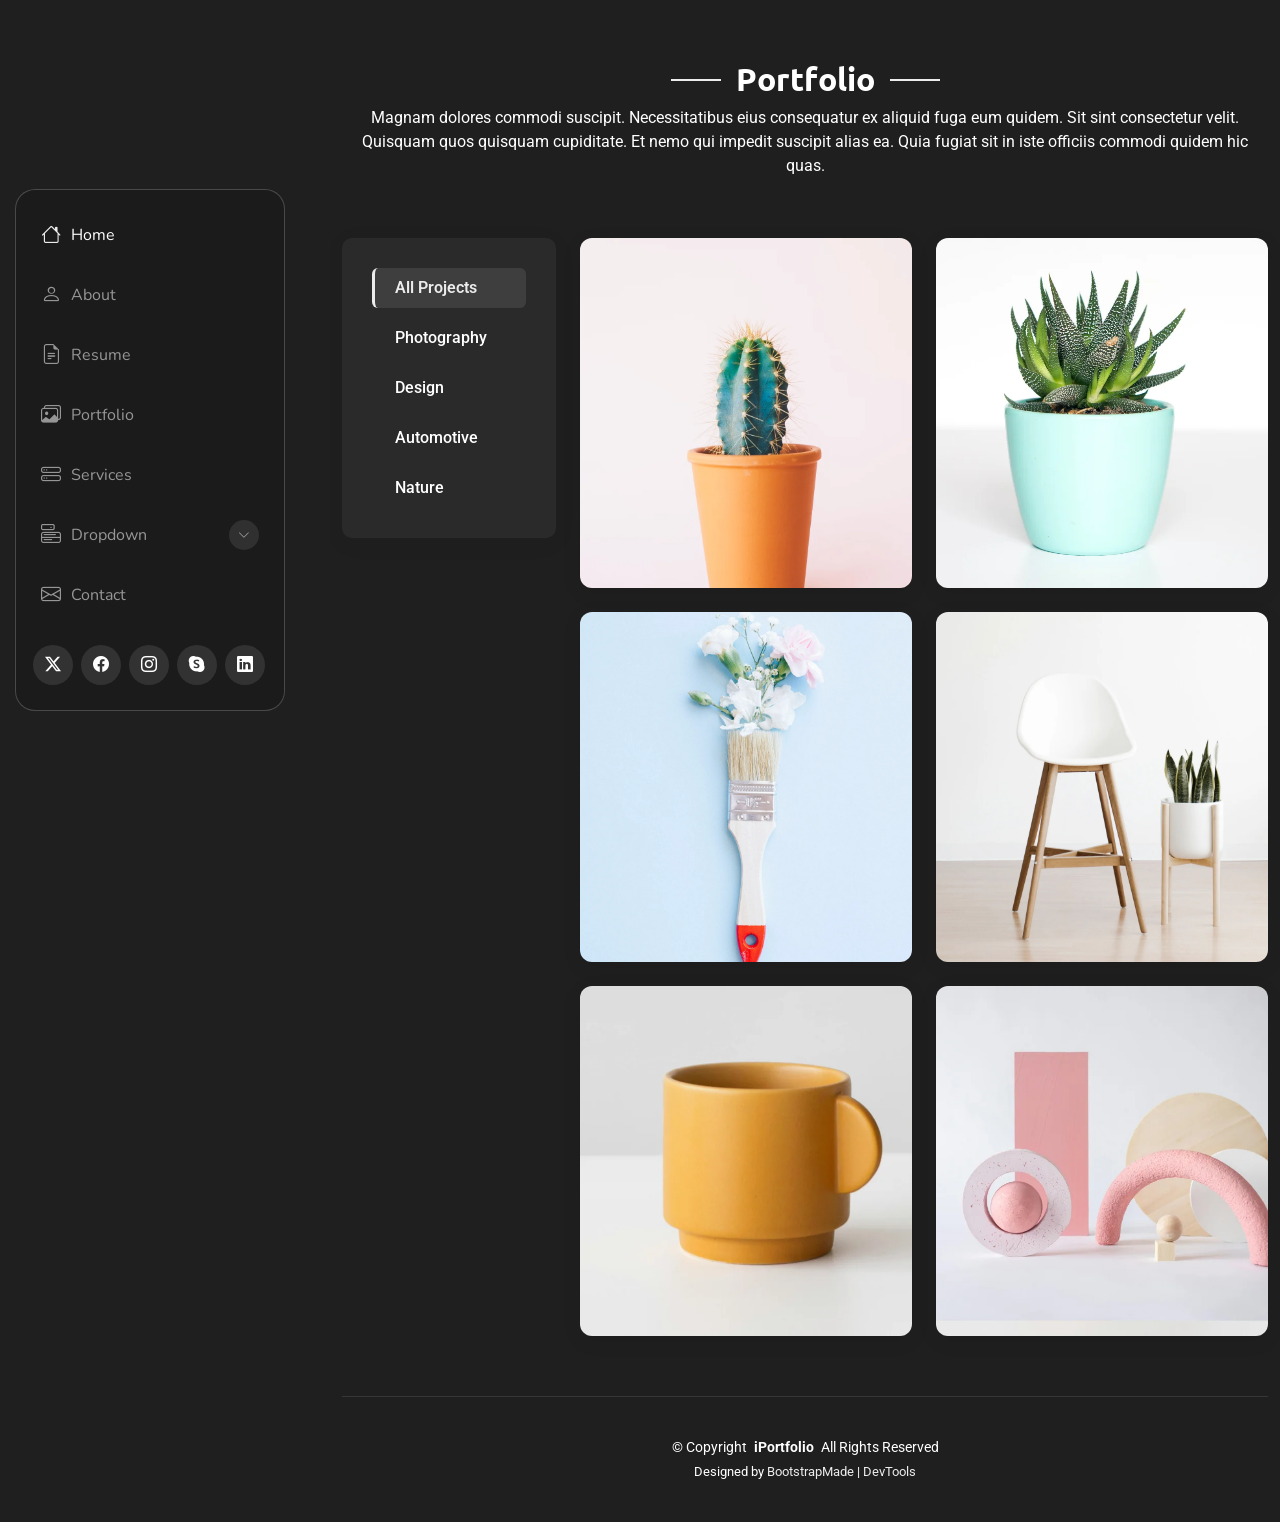
<file: Portfolio.html>
﻿<!DOCTYPE html>
<html>
<head>
    <meta charset="utf-8">
    <meta content="width=device-width, initial-scale=1.0" name="viewport">
    <title>Portfilio - SnapFolio Bootstrap Template</title>
    <meta name="description" content="">
    <meta name="keywords" content="">

    <!-- Favicons -->
    <link href="assets/img/favicon.png" rel="icon">
    <link href="assets/img/apple-touch-icon.png" rel="apple-touch-icon">

    <!-- Fonts -->
    <link href="https://fonts.googleapis.com" rel="preconnect">
    <link href="https://fonts.gstatic.com" rel="preconnect" crossorigin>
    <link href="https://fonts.googleapis.com/css2?family=Roboto:ital,wght@0,100;0,300;0,400;0,500;0,700;0,900;1,100;1,300;1,400;1,500;1,700;1,900&family=Ubuntu:ital,wght@0,300;0,400;0,500;0,700;1,300;1,400;1,500;1,700&family=Nunito:ital,wght@0,200;0,300;0,400;0,500;0,600;0,700;0,800;0,900;1,200;1,300;1,400;1,500;1,600;1,700;1,800;1,900&display=swap" rel="stylesheet">

    <!-- Vendor CSS Files -->
    <link href="assets/vendor/bootstrap/css/bootstrap.min.css" rel="stylesheet">
    <link href="assets/vendor/bootstrap-icons/bootstrap-icons.css" rel="stylesheet">
    <link href="assets/vendor/aos/aos.css" rel="stylesheet">
    <link href="assets/vendor/glightbox/css/glightbox.min.css" rel="stylesheet">
    <link href="assets/vendor/swiper/swiper-bundle.min.css" rel="stylesheet">

    <!-- Main CSS File -->
    <link href="assets/css/main.css" rel="stylesheet">

    <!-- =======================================================
    * Template Name: SnapFolio
    * Template URL: https://bootstrapmade.com/snapfolio-bootstrap-portfolio-template/
    * Updated: Jul 21 2025 with Bootstrap v5.3.7
    * Author: BootstrapMade.com
    * License: https://bootstrapmade.com/license/
    ======================================================== -->
</head>
<body>
    <header id="header" class="header dark-background d-flex flex-column justify-content-center overflow-hidden">
        <i class="header-toggle d-xl-none bi bi-list"></i>

        <div class="header-container d-flex flex-column align-items-start">
            <nav id="navmenu" class="navmenu">
                <ul>
                    <li><a href="index.html#hero" class="active"><i class="bi bi-house navicon"></i>Home</a></li>
                    <li><a href="index.html#about"><i class="bi bi-person navicon"></i> About</a></li>
                    <li><a href="index.html#resume"><i class="bi bi-file-earmark-text navicon"></i> Resume</a></li>
                    <li><a href="Portfolio.html"><i class="bi bi-images navicon"></i> Portfolio</a></li>
                    <li><a href="index.html#services"><i class="bi bi-hdd-stack navicon"></i> Services</a></li>
                    <li class="dropdown">
                        <a href="#"><i class="bi bi-menu-button navicon"></i> <span>Dropdown</span> <i class="bi bi-chevron-down toggle-dropdown"></i></a>
                        <ul>
                            <li><a href="#">Dropdown 1</a></li>
                            <li class="dropdown">
                                <a href="#"><span>Deep Dropdown</span> <i class="bi bi-chevron-down toggle-dropdown"></i></a>
                                <ul>
                                    <li><a href="#">Deep Dropdown 1</a></li>
                                    <li><a href="#">Deep Dropdown 2</a></li>
                                    <li><a href="#">Deep Dropdown 3</a></li>
                                    <li><a href="#">Deep Dropdown 4</a></li>
                                    <li><a href="#">Deep Dropdown 5</a></li>
                                </ul>
                            </li>
                            <li><a href="#">Dropdown 2</a></li>
                            <li><a href="#">Dropdown 3</a></li>
                            <li><a href="#">Dropdown 4</a></li>
                        </ul>
                    </li>
                    <li><a href="index.html#contact"><i class="bi bi-envelope navicon"></i> Contact</a></li>
                </ul>
            </nav>

            <div class="social-links text-center">
                <a href="#" class="twitter"><i class="bi bi-twitter-x"></i></a>
                <a href="#" class="facebook"><i class="bi bi-facebook"></i></a>
                <a href="#" class="instagram"><i class="bi bi-instagram"></i></a>
                <a href="#" class="google-plus"><i class="bi bi-skype"></i></a>
                <a href="#" class="linkedin"><i class="bi bi-linkedin"></i></a>
            </div>

        </div>

    </header>

    <main class="main">
        <!-- Portfolio Section -->
        <section id="portfolio" class="portfolio section">

            <!-- Section Title -->
            <div class="container section-title" data-aos="fade-up">
                <h2>Portfolio</h2>
                <p>Magnam dolores commodi suscipit. Necessitatibus eius consequatur ex aliquid fuga eum quidem. Sit sint consectetur velit. Quisquam quos quisquam cupiditate. Et nemo qui impedit suscipit alias ea. Quia fugiat sit in iste officiis commodi quidem hic quas.</p>
            </div><!-- End Section Title -->

            <div class="container" data-aos="fade-up" data-aos-delay="100">

                <div class="isotope-layout" data-default-filter="*" data-layout="masonry" data-sort="original-order">

                    <div class="row">
                        <div class="col-lg-3 filter-sidebar">
                            <div class="filters-wrapper" data-aos="fade-right" data-aos-delay="150">
                                <ul class="portfolio-filters isotope-filters">
                                    <li data-filter="*" class="filter-active">All Projects</li>
                                    <li data-filter=".filter-photography">Photography</li>
                                    <li data-filter=".filter-design">Design</li>
                                    <li data-filter=".filter-automotive">Automotive</li>
                                    <li data-filter=".filter-nature">Nature</li>
                                </ul>
                            </div>
                        </div>

                        <div class="col-lg-9">
                            <div class="row gy-4 portfolio-container isotope-container" data-aos="fade-up" data-aos-delay="200">

                                <div class="col-lg-6 col-md-6 portfolio-item isotope-item filter-photography">
                                    <div class="portfolio-wrap">
                                        <img src="assets/img/portfolio/portfolio-portrait-1.webp" class="img-fluid" alt="Portfolio Image" loading="lazy">
                                        <div class="portfolio-info">
                                            <div class="content">
                                                <span class="category">Photography</span>
                                                <h4>Capturing Moments</h4>
                                                <div class="portfolio-links">
                                                    <a href="assets/img/portfolio/portfolio-portrait-1.webp" class="glightbox" title="Capturing Moments"><i class="bi bi-plus-lg"></i></a>
                                                    <a href="portfolio-details.html" title="More Details"><i class="bi bi-arrow-right"></i></a>
                                                </div>
                                            </div>
                                        </div>
                                    </div>
                                </div><!-- End Portfolio Item -->

                                <div class="col-lg-6 col-md-6 portfolio-item isotope-item filter-design">
                                    <div class="portfolio-wrap">
                                        <img src="assets/img/portfolio/portfolio-2.webp" class="img-fluid" alt="Portfolio Image" loading="lazy">
                                        <div class="portfolio-info">
                                            <div class="content">
                                                <span class="category">Web Design</span>
                                                <h4>Woodcraft Design</h4>
                                                <div class="portfolio-links">
                                                    <a href="assets/img/portfolio/portfolio-2.webp" class="glightbox" title="Woodcraft Design"><i class="bi bi-plus-lg"></i></a>
                                                    <a href="portfolio-details.html" title="More Details"><i class="bi bi-arrow-right"></i></a>
                                                </div>
                                            </div>
                                        </div>
                                    </div>
                                </div><!-- End Portfolio Item -->

                                <div class="col-lg-6 col-md-6 portfolio-item isotope-item filter-automotive">
                                    <div class="portfolio-wrap">
                                        <img src="assets/img/portfolio/portfolio-portrait-2.webp" class="img-fluid" alt="Portfolio Image" loading="lazy">
                                        <div class="portfolio-info">
                                            <div class="content">
                                                <span class="category">Automotive</span>
                                                <h4>Classic Beauty</h4>
                                                <div class="portfolio-links">
                                                    <a href="assets/img/portfolio/portfolio-portrait-2.webp" class="glightbox" title="Classic Beauty"><i class="bi bi-plus-lg"></i></a>
                                                    <a href="portfolio-details.html" title="More Details"><i class="bi bi-arrow-right"></i></a>
                                                </div>
                                            </div>
                                        </div>
                                    </div>
                                </div><!-- End Portfolio Item -->

                                <div class="col-lg-6 col-md-6 portfolio-item isotope-item filter-nature">
                                    <div class="portfolio-wrap">
                                        <img src="assets/img/portfolio/portfolio-portrait-4.webp" class="img-fluid" alt="Portfolio Image" loading="lazy">
                                        <div class="portfolio-info">
                                            <div class="content">
                                                <span class="category">Nature</span>
                                                <h4>Natural Growth</h4>
                                                <div class="portfolio-links">
                                                    <a href="assets/img/portfolio/portfolio-portrait-4.webp" class="glightbox" title="Natural Growth"><i class="bi bi-plus-lg"></i></a>
                                                    <a href="portfolio-details.html" title="More Details"><i class="bi bi-arrow-right"></i></a>
                                                </div>
                                            </div>
                                        </div>
                                    </div>
                                </div><!-- End Portfolio Item -->

                                <div class="col-lg-6 col-md-6 portfolio-item isotope-item filter-photography">
                                    <div class="portfolio-wrap">
                                        <img src="assets/img/portfolio/portfolio-5.webp" class="img-fluid" alt="Portfolio Image" loading="lazy">
                                        <div class="portfolio-info">
                                            <div class="content">
                                                <span class="category">Photography</span>
                                                <h4>Urban Stories</h4>
                                                <div class="portfolio-links">
                                                    <a href="assets/img/portfolio/portfolio-5.webp" class="glightbox" title="Urban Stories"><i class="bi bi-plus-lg"></i></a>
                                                    <a href="portfolio-details.html" title="More Details"><i class="bi bi-arrow-right"></i></a>
                                                </div>
                                            </div>
                                        </div>
                                    </div>
                                </div><!-- End Portfolio Item -->

                                <div class="col-lg-6 col-md-6 portfolio-item isotope-item filter-design">
                                    <div class="portfolio-wrap">
                                        <img src="assets/img/portfolio/portfolio-6.webp" class="img-fluid" alt="Portfolio Image" loading="lazy">
                                        <div class="portfolio-info">
                                            <div class="content">
                                                <span class="category">Web Design</span>
                                                <h4>Digital Experience</h4>
                                                <div class="portfolio-links">
                                                    <a href="assets/img/portfolio/portfolio-6.webp" class="glightbox" title="Digital Experience"><i class="bi bi-plus-lg"></i></a>
                                                    <a href="portfolio-details.html" title="More Details"><i class="bi bi-arrow-right"></i></a>
                                                </div>
                                            </div>
                                        </div>
                                    </div>
                                </div><!-- End Portfolio Item -->

                            </div><!-- End Portfolio Container -->
                        </div>
                    </div>

                </div>

            </div>

        </section>
        <!-- /Portfolio Section -->
    </main>

    <footer id="footer" class="footer position-relative">

        <div class="container">
            <div class="copyright text-center ">
                <p>© <span>Copyright</span> <strong class="px-1 sitename">iPortfolio</strong> <span>All Rights Reserved</span></p>
            </div>
            <div class="credits">
                <!-- All the links in the footer should remain intact. -->
                <!-- You can delete the links only if you've purchased the pro version. -->
                <!-- Licensing information: https://bootstrapmade.com/license/ -->
                <!-- Purchase the pro version with working PHP/AJAX contact form: [buy-url] -->
                Designed by <a href="https://bootstrapmade.com/">BootstrapMade</a> | <a href="https://bootstrapmade.com/tools/">DevTools</a>
            </div>
        </div>

    </footer>

    <!-- Scroll Top -->
    <a href="#" id="scroll-top" class="scroll-top d-flex align-items-center justify-content-center"><i class="bi bi-arrow-up-short"></i></a>

    <!-- Preloader -->
    <div id="preloader"></div>

    <!-- Vendor JS Files -->
    <script src="assets/vendor/bootstrap/js/bootstrap.bundle.min.js"></script>
    <script src="assets/vendor/php-email-form/validate.js"></script>
    <script src="assets/vendor/aos/aos.js"></script>
    <script src="assets/vendor/typed.js/typed.umd.js"></script>
    <script src="assets/vendor/purecounter/purecounter_vanilla.js"></script>
    <script src="assets/vendor/waypoints/noframework.waypoints.js"></script>
    <script src="assets/vendor/isotope-layout/isotope.pkgd.min.js"></script>
    <script src="assets/vendor/imagesloaded/imagesloaded.pkgd.min.js"></script>
    <script src="assets/vendor/glightbox/js/glightbox.min.js"></script>
    <script src="assets/vendor/swiper/swiper-bundle.min.js"></script>

    <!-- Main JS File -->
    <script src="assets/js/main.js"></script>
</body>
</html>
</file>
<file: assets/css/main.css>
/**
* Template Name: SnapFolio
* Template URL: https://bootstrapmade.com/snapfolio-bootstrap-portfolio-template/
* Updated: Jul 21 2025 with Bootstrap v5.3.7
* Author: BootstrapMade.com
* License: https://bootstrapmade.com/license/
*/

/*--------------------------------------------------------------
# Font & Color Variables
# Help: https://bootstrapmade.com/color-system/
--------------------------------------------------------------*/
/* Fonts */
:root {
  --default-font: "Roboto",  system-ui, -apple-system, "Segoe UI", Roboto, "Helvetica Neue", Arial, "Noto Sans", "Liberation Sans", sans-serif, "Apple Color Emoji", "Segoe UI Emoji", "Segoe UI Symbol", "Noto Color Emoji";
  --heading-font: "Ubuntu",  sans-serif;
  --nav-font: "Nunito",  sans-serif;
}

/* Global Colors - The following color variables are used throughout the website. Updating them here will change the color scheme of the entire website */
:root { 
  --background-color: #1f1f1f; /* Background color for the entire website, including individual sections */
  --default-color: #ffffff; /* Default color used for the majority of the text content across the entire website */
  --heading-color: #ffffff; /* Color for headings, subheadings and title throughout the website */
  --accent-color: #ececec; /* Accent color that represents your brand on the website. It's used for buttons, links, and other elements that need to stand out */
  --surface-color: #232323; /* The surface color is used as a background of boxed elements within sections, such as cards, icon boxes, or other elements that require a visual separation from the global background. */
  --contrast-color: #310606; /* Contrast color for text, ensuring readability against backgrounds of accent, heading, or default colors. */
}

/* Nav Menu Colors - The following color variables are used specifically for the navigation menu. They are separate from the global colors to allow for more customization options */
:root {
  --nav-color: rgba(236, 236, 236, 0.59);  /* The default color of the main navmenu links */
  --nav-hover-color: #ffffff; /* Applied to main navmenu links when they are hovered over or active */
  --nav-mobile-background-color: #393939; /* Used as the background color for mobile navigation menu */
  --nav-dropdown-background-color: #393939; /* Used as the background color for dropdown items that appear when hovering over primary navigation items */
  --nav-dropdown-color: #ffffff; /* Used for navigation links of the dropdown items in the navigation menu. */
  --nav-dropdown-hover-color: #ececec; /* Similar to --nav-hover-color, this color is applied to dropdown navigation links when they are hovered over. */
}

/* Color Presets - These classes override global colors when applied to any section or element, providing reuse of the sam color scheme. */

.light-background {
  --background-color: #2c2c2c;
  --surface-color: #323232;
}

.dark-background {
  --background-color: #040b14;
  --default-color: #ffffff;
  --heading-color: #ffffff;
  --surface-color: #151f2b;
  --contrast-color: #ffffff;
}

/* Smooth scroll */
:root {
  scroll-behavior: smooth;
}

/*--------------------------------------------------------------
# General Styling & Shared Classes
--------------------------------------------------------------*/
body {
  color: var(--default-color);
  background-color: var(--background-color);
  font-family: var(--default-font);
}

a {
  color: var(--accent-color);
  text-decoration: none;
  transition: 0.3s;
}

a:hover {
  color: color-mix(in srgb, var(--accent-color), transparent 25%);
  text-decoration: none;
}

h1,
h2,
h3,
h4,
h5,
h6 {
  color: var(--heading-color);
  font-family: var(--heading-font);
}

/* PHP Email Form Messages
------------------------------*/
.php-email-form .error-message {
  display: none;
  background: #df1529;
  color: #ffffff;
  text-align: left;
  padding: 15px;
  margin-bottom: 24px;
  font-weight: 600;
}

.php-email-form .sent-message {
  display: none;
  color: #ffffff;
  background: #059652;
  text-align: center;
  padding: 15px;
  margin-bottom: 24px;
  font-weight: 600;
}

.php-email-form .loading {
  display: none;
  background: var(--surface-color);
  text-align: center;
  padding: 15px;
  margin-bottom: 24px;
}

.php-email-form .loading:before {
  content: "";
  display: inline-block;
  border-radius: 50%;
  width: 24px;
  height: 24px;
  margin: 0 10px -6px 0;
  border: 3px solid var(--accent-color);
  border-top-color: var(--surface-color);
  animation: php-email-form-loading 1s linear infinite;
}

@keyframes php-email-form-loading {
  0% {
    transform: rotate(0deg);
  }

  100% {
    transform: rotate(360deg);
  }
}

/*--------------------------------------------------------------
# Global Header
--------------------------------------------------------------*/
.header {
  --background-color: #1b1b1b;
  --contrast-color: #444444;
  color: var(--default-color);
  position: fixed;
  top: 0;
  left: 0;
  bottom: 0;
  padding: 0 15px;
  width: 300px;
  transition: all ease-in-out 0.3s;
  overflow-y: auto;
  z-index: 997;
}

.header .header-container {
  border-radius: 20px;
  padding: 15px;
  background-color: var(--background-color);
  border: 1px solid color-mix(in srgb, var(--default-color), transparent 80%);
}

.header .social-links {
  margin: 0 0 10px 0;
}

.header .social-links a {
  font-size: 16px;
  display: inline-flex;
  align-items: center;
  justify-content: center;
  background: color-mix(in srgb, var(--default-color), transparent 90%);
  color: var(--default-color);
  margin: 0 2px;
  border-radius: 50%;
  text-align: center;
  width: 40px;
  height: 40px;
  transition: 0.3s;
}

.header .social-links a:hover {
  color: var(--contrast-color);
  background: var(--accent-color);
}

@media (min-width: 1200px) {

  .header~main,
  .header~#footer {
    margin-left: 330px;
  }
}

@media (max-width: 1199px) {
  .header {
    left: -100%;
  }
}

.header.header-show {
  left: 0;
}

.header .header-toggle {
  color: var(--contrast-color);
  background-color: var(--accent-color);
  font-size: 22px;
  display: flex;
  align-items: center;
  justify-content: center;
  width: 40px;
  height: 40px;
  border-radius: 50%;
  cursor: pointer;
  position: fixed;
  top: 15px;
  right: 15px;
  z-index: 9999;
  transition: background-color 0.3s;
}

.header .header-toggle:hover {
  color: var(--contrast-color);
  background-color: color-mix(in srgb, var(--accent-color) 90%, white 15%);
}

/*--------------------------------------------------------------
# Navigation Menu
--------------------------------------------------------------*/
.mobile-nav-toggle {
  display: none;
}

.navmenu {
  padding: 0;
  z-index: 9997;
  width: 100%;
}

.navmenu ul {
  list-style: none;
  padding: 0 0 20px 0;
  margin: 0;
}

.navmenu a,
.navmenu a:focus {
  color: var(--nav-color);
  padding: 15px 10px;
  font-family: var(--nav-font);
  font-size: 16px;
  font-weight: 400;
  display: flex;
  align-items: center;
  white-space: nowrap;
  transition: 0.3s;
  width: 100%;
}

.navmenu a .navicon,
.navmenu a:focus .navicon {
  font-size: 20px;
  margin-right: 10px;
}

.navmenu a .toggle-dropdown,
.navmenu a:focus .toggle-dropdown {
  font-size: 12px;
  line-height: 0;
  margin-left: auto;
  width: 30px;
  height: 30px;
  display: flex;
  align-items: center;
  justify-content: center;
  border-radius: 50%;
  transition: 0.3s;
  flex-shrink: 0;
  background-color: color-mix(in srgb, var(--accent-color), transparent 90%);
}

.navmenu a .toggle-dropdown:hover,
.navmenu a:focus .toggle-dropdown:hover {
  background-color: var(--accent-color);
  color: var(--contrast-color);
}

.navmenu a:hover,
.navmenu .active,
.navmenu .active:focus {
  color: var(--nav-hover-color);
}

.navmenu a:hover .navicon,
.navmenu .active .navicon,
.navmenu .active:focus .navicon {
  color: var(--accent-color);
}

.navmenu .active .toggle-dropdown,
.navmenu .active:focus .toggle-dropdown {
  background-color: var(--accent-color);
  color: var(--contrast-color);
  transform: rotate(180deg);
}

.navmenu .dropdown {
  display: block;
}

.navmenu .dropdown a,
.navmenu .dropdown a:focus {
  color: --nav-dropdown-color;
}

.navmenu .dropdown a:hover,
.navmenu .dropdown .active,
.navmenu .dropdown .active:focus {
  color: var(--nav-dropdown-hover-color);
}

.navmenu .dropdown ul {
  position: static;
  display: none;
  z-index: 99;
  padding: 5px 10px;
  margin: 5px 10px;
  background-color: var(--nav-dropdown-background-color);
  /*border: 1px solid color-mix(in srgb, var(--default-color), transparent 90%);*/
  box-shadow: none;
  transition: all 0.5s ease-in-out;
}

.navmenu .dropdown ul ul {
  background-color: rgba(33, 37, 41, 0.1);
}

.navmenu .dropdown>.dropdown-active {
  display: block;
  background-color: rgba(33, 37, 41, 0.03);
}

/*--------------------------------------------------------------
# Global Footer
--------------------------------------------------------------*/
.footer {
  color: var(--default-color);
  background-color: var(--background-color);
  font-size: 14px;
  padding: 0 0 40px 0;
  position: relative;
}

.footer .copyright {
  padding-top: 40px;
  border-top: 1px solid color-mix(in srgb, var(--default-color), transparent 90%);
}

.footer .copyright p {
  margin-bottom: 0;
}

.footer .credits {
  margin-top: 4px;
  font-size: 13px;
  text-align: center;
}

/*--------------------------------------------------------------
# Preloader
--------------------------------------------------------------*/
#preloader {
  position: fixed;
  inset: 0;
  z-index: 999999;
  overflow: hidden;
  background: var(--background-color);
  transition: all 0.6s ease-out;
}

#preloader:before {
  content: "";
  position: fixed;
  top: calc(50% - 30px);
  left: calc(50% - 30px);
  border: 6px solid #ffffff;
  border-color: var(--accent-color) transparent var(--accent-color) transparent;
  border-radius: 50%;
  width: 60px;
  height: 60px;
  animation: animate-preloader 1.5s linear infinite;
}

@keyframes animate-preloader {
  0% {
    transform: rotate(0deg);
  }

  100% {
    transform: rotate(360deg);
  }
}

/*--------------------------------------------------------------
# Scroll Top Button
--------------------------------------------------------------*/
.scroll-top {
  position: fixed;
  visibility: hidden;
  opacity: 0;
  right: 15px;
  bottom: -15px;
  z-index: 99999;
  background-color: var(--accent-color);
  width: 44px;
  height: 44px;
  border-radius: 50px;
  transition: all 0.4s;
}

.scroll-top i {
  font-size: 24px;
  color: var(--contrast-color);
  line-height: 0;
}

.scroll-top:hover {
  background-color: color-mix(in srgb, var(--accent-color), transparent 20%);
  color: var(--contrast-color);
}

.scroll-top.active {
  visibility: visible;
  opacity: 1;
  bottom: 15px;
}

/*--------------------------------------------------------------
# Disable aos animation delay on mobile devices
--------------------------------------------------------------*/
@media screen and (max-width: 768px) {
  [data-aos-delay] {
    transition-delay: 0 !important;
  }
}

/*--------------------------------------------------------------
# Global Page Titles & Breadcrumbs
--------------------------------------------------------------*/
.page-title {
  color: var(--default-color);
  padding: 25px 0 0 0;
  position: relative;
}

.page-title .container {
  border-bottom: 1px solid color-mix(in srgb, var(--default-color), transparent 90%);
  padding-bottom: 25px;
}

.page-title h1 {
  font-size: 24px;
  font-weight: 700;
}

.page-title .breadcrumbs ol {
  display: flex;
  flex-wrap: wrap;
  list-style: none;
  padding: 0;
  margin: 0;
  font-size: 14px;
  font-weight: 400;
}

.page-title .breadcrumbs ol li+li {
  padding-left: 10px;
}

.page-title .breadcrumbs ol li+li::before {
  content: "/";
  display: inline-block;
  padding-right: 10px;
  color: color-mix(in srgb, var(--default-color), transparent 70%);
}

/*--------------------------------------------------------------
# Global Sections
--------------------------------------------------------------*/
section,
.section {
  color: var(--default-color);
  background-color: var(--background-color);
  padding: 60px 0;
  overflow: clip;
}

/*--------------------------------------------------------------
# Global Section Titles
--------------------------------------------------------------*/
.section-title {
  text-align: center;
  padding-bottom: 60px;
  position: relative;
}

.section-title h2 {
  font-size: 32px;
  font-weight: 700;
  position: relative;
}

.section-title h2:before,
.section-title h2:after {
  content: "";
  width: 50px;
  height: 2px;
  background: var(--accent-color);
  display: inline-block;
}

.section-title h2:before {
  margin: 0 15px 10px 0;
}

.section-title h2:after {
  margin: 0 0 10px 15px;
}

.section-title p {
  margin-bottom: 0;
}

/*--------------------------------------------------------------
# Hero Section
--------------------------------------------------------------*/
.hero {
  min-height: 100vh;
  position: relative;
  overflow: hidden;
  display: flex;
  align-items: center;
}

.hero .background-elements {
  position: absolute;
  top: 0;
  left: 0;
  width: 100%;
  height: 100%;
  z-index: 1;
  overflow: hidden;
}

.hero .background-elements .bg-circle {
  position: absolute;
  border-radius: 50%;
  background: linear-gradient(45deg, color-mix(in srgb, var(--accent-color), transparent 90%), color-mix(in srgb, var(--accent-color), transparent 95%));
  animation: float 6s ease-in-out infinite;
}

.hero .background-elements .bg-circle.circle-1 {
  width: 300px;
  height: 300px;
  top: 10%;
  right: 10%;
  animation-delay: 0s;
}

.hero .background-elements .bg-circle.circle-2 {
  width: 200px;
  height: 200px;
  bottom: 20%;
  left: 5%;
  animation-delay: 2s;
}

.hero .hero-content {
  position: relative;
  width: 100%;
  z-index: 2;
}

.hero .container {
  position: relative;
  z-index: 3;
}

.hero .hero-text h1 {
  font-size: 72px;
  font-weight: 800;
  line-height: 1.1;
  margin-bottom: 15px;
  color: var(--heading-color);
}

.hero .hero-text h1 .accent-text {
  color: var(--accent-color);
  position: relative;
}

.hero .hero-text h1 .accent-text::after {
  content: "";
  position: absolute;
  bottom: -5px;
  left: 0;
  width: 100%;
  height: 3px;
  background: linear-gradient(90deg, var(--accent-color), color-mix(in srgb, var(--accent-color), transparent 50%));
}

.hero .hero-text h2 {
  font-size: 32px;
  font-weight: 600;
  color: var(--heading-color);
  margin-bottom: 10px;
}

.hero .hero-text .lead {
  font-size: 24px;
  margin-bottom: 20px;
  color: var(--default-color);
}

.hero .hero-text .lead span {
  color: var(--accent-color);
  font-weight: 600;
  border-bottom: 2px solid var(--accent-color);
  padding-bottom: 2px;
}

.hero .hero-text .description {
  font-size: 18px;
  line-height: 1.6;
  color: color-mix(in srgb, var(--default-color), transparent 20%);
  margin-bottom: 40px;
  max-width: 500px;
}

.hero .hero-actions {
  display: flex;
  gap: 20px;
  margin-bottom: 40px;
  flex-wrap: wrap;
}

.hero .hero-actions .btn {
  padding: 14px 30px;
  font-size: 16px;
  font-weight: 600;
  border-radius: 50px;
  text-decoration: none;
  transition: all 0.3s ease;
  border: 2px solid;
}

.hero .hero-actions .btn.btn-primary {
  background-color: var(--accent-color);
  color: var(--contrast-color);
  border-color: var(--accent-color);
}

.hero .hero-actions .btn.btn-primary:hover {
  background-color: color-mix(in srgb, var(--accent-color), black 10%);
  transform: translateY(-2px);
  box-shadow: 0 8px 25px color-mix(in srgb, var(--accent-color), transparent 70%);
}

.hero .hero-actions .btn.btn-outline {
  background-color: transparent;
  color: var(--accent-color);
  border-color: var(--accent-color);
}

.hero .hero-actions .btn.btn-outline:hover {
  background-color: var(--accent-color);
  color: var(--contrast-color);
  transform: translateY(-2px);
}

.hero .social-links {
  display: flex;
  gap: 20px;
}

.hero .social-links a {
  width: 50px;
  height: 50px;
  display: flex;
  align-items: center;
  justify-content: center;
  background-color: var(--surface-color);
  color: color-mix(in srgb, var(--default-color), transparent 40%);
  border-radius: 50%;
  font-size: 20px;
  transition: all 0.3s ease;
}

.hero .social-links a:hover {
  color: var(--contrast-color);
  background-color: var(--accent-color);
  transform: translateY(-3px);
  box-shadow: 0 8px 25px color-mix(in srgb, var(--accent-color), transparent 70%);
}

.hero .hero-visual {
  display: flex;
  justify-content: center;
  align-items: center;
  height: 100%;
}

.hero .hero-visual .profile-container {
  position: relative;
  width: 400px;
  height: 400px;
}

.hero .hero-visual .profile-container .profile-background {
  position: absolute;
  top: 15px;
  left: 15px;
  width: 100%;
  height: 100%;
  background: color-mix(in srgb, var(--accent-color), transparent 90%);
  border-radius: 30px;
  z-index: 1;
}

.hero .hero-visual .profile-container .profile-image {
  position: relative;
  width: 100%;
  height: 100%;
  object-fit: cover;
  border-radius: 30px;
  z-index: 2;
}

@keyframes float {

  0%,
  100% {
    transform: translateY(0px);
  }

  50% {
    transform: translateY(-20px);
  }
}

@keyframes floatIcon {

  0%,
  100% {
    transform: translateY(0px) rotate(0deg);
  }

  50% {
    transform: translateY(-10px) rotate(5deg);
  }
}

@media (max-width: 992px) {
  .hero .hero-text {
    text-align: center;
    margin-bottom: 50px;
  }

  .hero .hero-text h1 {
    font-size: 56px;
  }

  .hero .hero-text h2 {
    font-size: 28px;
  }

  .hero .hero-text .lead {
    font-size: 20px;
  }

  .hero .hero-visual .profile-container {
    width: 350px;
    height: 350px;
  }
}

@media (max-width: 768px) {
  .hero .hero-text h1 {
    font-size: 42px;
  }

  .hero .hero-text h2 {
    font-size: 24px;
  }

  .hero .hero-text .lead {
    font-size: 18px;
  }

  .hero .hero-text .description {
    font-size: 16px;
  }

  .hero .hero-actions {
    justify-content: center;
  }

  .hero .hero-actions .btn {
    padding: 12px 25px;
    font-size: 14px;
  }

  .hero .hero-visual .profile-container {
    width: 300px;
    height: 300px;
  }

  .hero .background-elements .bg-circle.circle-1 {
    width: 200px;
    height: 200px;
  }

  .hero .background-elements .bg-circle.circle-2 {
    width: 150px;
    height: 150px;
  }

  .hero .background-elements .bg-circle.circle-3 {
    width: 100px;
    height: 100px;
  }
}

/*--------------------------------------------------------------
# About Section
--------------------------------------------------------------*/
.about .profile-card {
  background: linear-gradient(135deg, var(--surface-color) 0%, color-mix(in srgb, var(--surface-color), var(--accent-color) 5%) 100%);
  border-radius: 2rem;
  padding: 2.5rem;
  text-align: center;
  box-shadow: 0 20px 40px rgba(0, 0, 0, 0.08);
  border: 1px solid color-mix(in srgb, var(--accent-color), transparent 90%);
  position: relative;
  overflow: hidden;
}

.about .profile-card::before {
  content: "";
  position: absolute;
  top: 0;
  left: 0;
  right: 0;
  height: 4px;
  background: linear-gradient(90deg, var(--accent-color), color-mix(in srgb, var(--accent-color), var(--heading-color) 30%));
}

@media (max-width: 991px) {
  .about .profile-card {
    margin-bottom: 3rem;
  }
}

.about .profile-header {
  position: relative;
  margin-bottom: 2rem;
}

.about .profile-header .profile-image {
  width: 160px;
  height: 160px;
  margin: 0 auto 1.5rem;
  border-radius: 50%;
  overflow: hidden;
  border: 4px solid var(--accent-color);
  box-shadow: 0 10px 30px rgba(0, 0, 0, 0.15);
}

.about .profile-header .profile-image img {
  width: 100%;
  height: 100%;
  object-fit: cover;
}

.about .profile-header .profile-badge {
  position: absolute;
  bottom: 20px;
  right: calc(50% - 65px);
  width: 32px;
  height: 32px;
  background-color: var(--accent-color);
  border-radius: 50%;
  display: flex;
  align-items: center;
  justify-content: center;
  border: 3px solid var(--surface-color);
}

.about .profile-header .profile-badge i {
  color: var(--contrast-color);
  font-size: 14px;
}

.about .profile-content h3 {
  font-size: 1.5rem;
  font-weight: 700;
  margin-bottom: 0.5rem;
  color: var(--heading-color);
}

.about .profile-content .profession {
  color: var(--accent-color);
  font-weight: 500;
  margin-bottom: 2rem;
}

.about .contact-links {
  display: flex;
  flex-direction: column;
  gap: 1rem;
}

.about .contact-links .contact-item {
  display: flex;
  align-items: center;
  gap: 0.75rem;
  padding: 0.75rem 1rem;
  background-color: color-mix(in srgb, var(--surface-color), var(--background-color) 50%);
  border-radius: 0.75rem;
  text-decoration: none;
  color: var(--default-color);
  transition: all 0.3s;
  border: 1px solid color-mix(in srgb, var(--default-color), transparent 90%);
}

.about .contact-links .contact-item:hover {
  background-color: var(--accent-color);
  color: var(--contrast-color);
  transform: translateY(-2px);
  box-shadow: 0 5px 20px color-mix(in srgb, var(--accent-color), transparent 70%);
}

.about .contact-links .contact-item i {
  font-size: 1rem;
  width: 18px;
}

.about .about-content {
  padding-left: 3rem;
}

@media (max-width: 991px) {
  .about .about-content {
    padding-left: 0;
  }
}

.about .about-content .section-header {
  margin-bottom: 2rem;
}

.about .about-content .section-header .badge-text {
  display: inline-block;
  background: linear-gradient(135deg, var(--accent-color), color-mix(in srgb, var(--accent-color), var(--heading-color) 20%));
  color: var(--contrast-color);
  padding: 0.5rem 1.5rem;
  border-radius: 2rem;
  font-size: 0.875rem;
  font-weight: 600;
  letter-spacing: 0.5px;
  margin-bottom: 1.5rem;
}

.about .about-content .section-header h2 {
  font-size: 2.25rem;
  font-weight: 700;
  line-height: 1.3;
  margin: 0;
}

@media (max-width: 768px) {
  .about .about-content .section-header h2 {
    font-size: 1.875rem;
  }
}

.about .about-content .description {
  margin-bottom: 2.5rem;
}

.about .about-content .description p {
  font-size: 1.1rem;
  line-height: 1.7;
  color: color-mix(in srgb, var(--default-color), transparent 20%);
  margin-bottom: 1.5rem;
}

.about .about-content .description p:last-child {
  margin-bottom: 0;
}

.about .stats-grid {
  display: grid;
  grid-template-columns: repeat(3, 1fr);
  gap: 2rem;
  margin-bottom: 2.5rem;
  padding: 2rem;
  background-color: var(--surface-color);
  border-radius: 1.5rem;
  box-shadow: 0 10px 30px rgba(0, 0, 0, 0.05);
}

@media (max-width: 768px) {
  .about .stats-grid {
    grid-template-columns: 1fr;
    gap: 1.5rem;
    text-align: center;
  }
}

.about .stats-grid .stat-item {
  text-align: center;
}

.about .stats-grid .stat-item .stat-number {
  font-size: 2rem;
  font-weight: 700;
  color: var(--accent-color);
  display: block;
  margin-bottom: 0.5rem;
}

.about .stats-grid .stat-item .stat-label {
  font-size: 0.875rem;
  color: color-mix(in srgb, var(--default-color), transparent 40%);
  font-weight: 500;
}

.about .details-grid {
  margin-bottom: 2.5rem;
}

.about .details-grid .detail-row {
  display: grid;
  grid-template-columns: 1fr 1fr;
  gap: 2rem;
  margin-bottom: 1.5rem;
}

@media (max-width: 768px) {
  .about .details-grid .detail-row {
    grid-template-columns: 1fr;
    gap: 1rem;
  }
}

.about .details-grid .detail-row:last-child {
  margin-bottom: 0;
}

.about .details-grid .detail-item .detail-label {
  display: block;
  font-size: 0.875rem;
  color: color-mix(in srgb, var(--default-color), transparent 50%);
  margin-bottom: 0.5rem;
  font-weight: 500;
}

.about .details-grid .detail-item .detail-value {
  display: block;
  font-weight: 600;
  color: var(--heading-color);
  font-size: 1rem;
}

.about .cta-section {
  display: flex;
  gap: 1rem;
  flex-wrap: wrap;
}

.about .cta-section .btn {
  padding: 0.875rem 2rem;
  border-radius: 0.75rem;
  font-weight: 600;
  text-decoration: none;
  transition: all 0.3s;
  display: inline-flex;
  align-items: center;
  gap: 0.5rem;
  border: 2px solid transparent;
}

.about .cta-section .btn.btn-primary {
  background-color: var(--accent-color);
  color: var(--contrast-color);
}

.about .cta-section .btn.btn-primary:hover {
  background-color: color-mix(in srgb, var(--accent-color), black 15%);
  transform: translateY(-2px);
  box-shadow: 0 10px 30px color-mix(in srgb, var(--accent-color), transparent 60%);
}

.about .cta-section .btn.btn-outline {
  background-color: transparent;
  color: var(--default-color);
  border-color: color-mix(in srgb, var(--default-color), transparent 70%);
}

.about .cta-section .btn.btn-outline:hover {
  border-color: var(--accent-color);
  transform: translateY(-2px);
}

/*--------------------------------------------------------------
# Stats Section
--------------------------------------------------------------*/
.stats .stats-wrapper {
  display: grid;
  grid-template-columns: repeat(4, 1fr);
  gap: 20px;
}

@media (max-width: 992px) {
  .stats .stats-wrapper {
    grid-template-columns: repeat(2, 1fr);
  }
}

@media (max-width: 576px) {
  .stats .stats-wrapper {
    grid-template-columns: 1fr;
  }
}

.stats .stats-item {
  background: linear-gradient(135deg, color-mix(in srgb, var(--surface-color), transparent 5%), var(--surface-color));
  border-radius: 15px;
  padding: 40px 20px;
  text-align: center;
  position: relative;
  transition: transform 0.3s ease, box-shadow 0.3s ease;
  box-shadow: 0 10px 30px rgba(0, 0, 0, 0.05);
  overflow: hidden;
}

.stats .stats-item:hover {
  transform: translateY(-10px);
  box-shadow: 0 15px 35px rgba(0, 0, 0, 0.1);
}

.stats .stats-item:hover .icon-wrapper {
  transform: scale(1.1);
}

.stats .stats-item:nth-child(1) .icon-wrapper {
  background-color: color-mix(in srgb, var(--accent-color), transparent 85%);
}

.stats .stats-item:nth-child(1) .icon-wrapper i {
  color: color-mix(in srgb, var(--accent-color), transparent 10%);
}

.stats .stats-item:nth-child(2) .icon-wrapper {
  background-color: color-mix(in srgb, #ff7e00, transparent 85%);
}

.stats .stats-item:nth-child(2) .icon-wrapper i {
  color: color-mix(in srgb, #ff7e00, transparent 10%);
}

.stats .stats-item:nth-child(3) .icon-wrapper {
  background-color: color-mix(in srgb, #00c875, transparent 85%);
}

.stats .stats-item:nth-child(3) .icon-wrapper i {
  color: color-mix(in srgb, #00c875, transparent 10%);
}

.stats .stats-item:nth-child(4) .icon-wrapper {
  background-color: color-mix(in srgb, #e83e8c, transparent 85%);
}

.stats .stats-item:nth-child(4) .icon-wrapper i {
  color: color-mix(in srgb, #e83e8c, transparent 10%);
}

.stats .stats-item .icon-wrapper {
  width: 80px;
  height: 80px;
  border-radius: 50%;
  display: flex;
  align-items: center;
  justify-content: center;
  margin: 0 auto 20px;
  transition: transform 0.3s ease;
}

.stats .stats-item .icon-wrapper i {
  font-size: 36px;
}

.stats .stats-item span {
  display: block;
  font-size: 48px;
  font-weight: 700;
  color: var(--heading-color);
  margin-bottom: 10px;
  line-height: 1;
  font-family: var(--heading-font);
}

.stats .stats-item p {
  color: var(--default-color);
  font-size: 18px;
  margin: 0;
  font-weight: 500;
  font-family: var(--heading-font);
  opacity: 0.8;
}

/*--------------------------------------------------------------
# Skills Section
--------------------------------------------------------------*/
.skills .skills-category {
  background-color: var(--surface-color);
  padding: 30px;
  border-radius: 8px;
  box-shadow: 0 0 20px rgba(0, 0, 0, 0.05);
  height: 100%;
  transition: transform 0.3s;
}

.skills .skills-category:hover {
  transform: translateY(-5px);
}

.skills .skills-category h3 {
  font-size: 24px;
  margin-bottom: 25px;
  position: relative;
  padding-bottom: 15px;
}

.skills .skills-category h3:after {
  content: "";
  position: absolute;
  bottom: 0;
  left: 0;
  width: 50px;
  height: 2px;
  background-color: var(--accent-color);
}

.skills .skill-item {
  margin-bottom: 25px;
}

.skills .skill-item:last-child {
  margin-bottom: 0;
}

.skills .skill-item h4 {
  font-size: 16px;
  margin-bottom: 8px;
}

.skills .skill-item .skill-percentage {
  font-size: 14px;
  color: color-mix(in srgb, var(--heading-color), transparent 30%);
}

.skills .skill-item .progress {
  height: 8px;
  background-color: color-mix(in srgb, var(--accent-color), transparent 90%);
  border-radius: 20px;
  overflow: hidden;
  position: relative;
}

.skills .skill-item .progress .progress-bar {
  background-color: var(--accent-color);
  transition: width 1.5s ease-in-out;
  width: 0;
  height: 100%;
  border-radius: 20px;
}

.skills .skill-item .skill-tooltip {
  font-size: 14px;
  color: color-mix(in srgb, var(--default-color), transparent 30%);
  margin-top: 8px;
  opacity: 0;
  transform: translateY(-5px);
  transition: all 0.3s;
}

.skills .skill-item:hover .skill-tooltip {
  opacity: 1;
  transform: translateY(0);
}

.skills .skill-box {
  background-color: var(--surface-color);
  padding: 25px 20px;
  border-radius: 8px;
  text-align: center;
  transition: all 0.3s;
  height: 100%;
  position: relative;
  overflow: hidden;
  box-shadow: 0 0 15px rgba(0, 0, 0, 0.05);
}

.skills .skill-box:hover {
  transform: translateY(-5px);
}

.skills .skill-box:hover i {
  color: var(--accent-color);
  transform: scale(1.1);
}

.skills .skill-box:hover .skill-tooltip {
  opacity: 1;
  transform: translateY(0);
}

.skills .skill-box i {
  font-size: 36px;
  color: color-mix(in srgb, var(--accent-color), transparent 20%);
  margin-bottom: 15px;
  display: inline-block;
  transition: all 0.3s;
}

.skills .skill-box h4 {
  font-size: 18px;
  margin-bottom: 10px;
}

.skills .skill-box .skill-tooltip {
  font-size: 14px;
  color: color-mix(in srgb, var(--default-color), transparent 30%);
  opacity: 0;
  transform: translateY(5px);
  transition: all 0.3s;
}

@media (max-width: 991.98px) {
  .skills .skills-category {
    margin-bottom: 30px;
  }

  .skills .skills-category:last-child {
    margin-bottom: 0;
  }
}

@media (max-width: 767.98px) {
  .skills .skill-box {
    margin-bottom: 20px;
  }

  .skills .skill-box:last-child {
    margin-bottom: 0;
  }
}

/*--------------------------------------------------------------
# Resume Section
--------------------------------------------------------------*/
.resume .resume-side {
  background-color: var(--surface-color);
  padding: 2rem;
  border-radius: 10px;
  box-shadow: 0 0 20px rgba(0, 0, 0, 0.1);
  height: 100%;
}

.resume .resume-side .profile-img {
  text-align: center;
}

.resume .resume-side .profile-img img {
  width: 200px;
  height: 200px;
  object-fit: cover;
  border: 5px solid color-mix(in srgb, var(--accent-color), transparent 85%);
  border-radius: 50%;
}

.resume .resume-side h3 {
  font-size: 1.5rem;
  margin-bottom: 1rem;
  color: var(--heading-color);
  font-weight: 600;
}

.resume .resume-side .contact-info li {
  margin-bottom: 1rem;
  color: var(--default-color);
}

.resume .resume-side .contact-info li i {
  width: 25px;
  color: var(--accent-color);
  margin-right: 0.5rem;
}

.resume .resume-side .skill-item {
  margin-bottom: 1.5rem;
}

.resume .resume-side .skill-item span {
  font-size: 0.9rem;
  color: var(--default-color);
}

.resume .resume-side .skill-item .progress {
  height: 8px;
  background-color: color-mix(in srgb, var(--accent-color), transparent 90%);
  border-radius: 4px;
  margin-top: 0.5rem;
}

.resume .resume-side .skill-item .progress .progress-bar {
  background-color: var(--accent-color);
  width: 0;
  transition: width 1s ease;
}

.resume .resume-section {
  margin-bottom: 3rem;
}

.resume .resume-section h3 {
  font-size: 1.75rem;
  margin-bottom: 1.5rem;
  color: var(--heading-color);
  font-weight: 600;
}

.resume .resume-section h3 i {
  color: var(--accent-color);
}

.resume .resume-section .resume-item {
  padding-left: 1.5rem;
  border-left: 2px solid color-mix(in srgb, var(--accent-color), transparent 80%);
  margin-bottom: 2rem;
  position: relative;
}

.resume .resume-section .resume-item:before {
  content: "";
  position: absolute;
  width: 16px;
  height: 16px;
  border-radius: 50%;
  left: -9px;
  top: 0;
  background: var(--accent-color);
}

.resume .resume-section .resume-item h4 {
  font-size: 1.2rem;
  margin-bottom: 0.5rem;
  color: var(--heading-color);
  font-weight: 600;
}

.resume .resume-section .resume-item h5 {
  font-size: 1rem;
  margin-bottom: 0.5rem;
  color: var(--accent-color);
}

.resume .resume-section .resume-item .company {
  font-size: 0.95rem;
  margin-bottom: 1rem;
  color: var(--heading-color);
}

.resume .resume-section .resume-item .company i {
  margin-right: 0.5rem;
}

.resume .resume-section .resume-item ul {
  padding-left: 1.2rem;
}

.resume .resume-section .resume-item ul li {
  margin-bottom: 0.5rem;
  color: var(--default-color);
}

.resume .resume-section .resume-item p {
  color: var(--default-color);
  margin-bottom: 0;
}

@media (max-width: 991.98px) {
  .resume .resume-side {
    margin-bottom: 2rem;
  }
}

/*--------------------------------------------------------------
# Portfolio Section
--------------------------------------------------------------*/
@media (max-width: 991px) {
  .portfolio .filter-sidebar {
    margin-bottom: 30px;
  }
}

.portfolio .filters-wrapper {
  background-color: color-mix(in srgb, var(--surface-color), var(--default-color) 3%);
  padding: 30px;
  border-radius: 10px;
  box-shadow: 0 5px 25px rgba(0, 0, 0, 0.05);
}

@media (max-width: 991px) {
  .portfolio .filters-wrapper {
    padding: 20px;
  }
}

.portfolio .portfolio-filters {
  padding: 0;
  margin: 0;
  list-style: none;
  display: flex;
  flex-direction: column;
  gap: 10px;
}

@media (max-width: 991px) {
  .portfolio .portfolio-filters {
    flex-direction: row;
    flex-wrap: wrap;
    justify-content: center;
  }
}

.portfolio .portfolio-filters li {
  cursor: pointer;
  padding: 12px 20px;
  font-size: 16px;
  font-weight: 500;
  line-height: 1;
  color: var(--default-color);
  transition: all 0.3s ease-in-out;
  border-radius: 6px;
  background: transparent;
  position: relative;
  border-left: 3px solid transparent;
}

@media (max-width: 991px) {
  .portfolio .portfolio-filters li {
    padding: 8px 16px;
    border: 1px solid color-mix(in srgb, var(--accent-color), transparent 80%);
    border-left-width: 3px;
  }
}

.portfolio .portfolio-filters li:hover {
  color: var(--accent-color);
  background-color: color-mix(in srgb, var(--accent-color), transparent 90%);
  border-left-color: color-mix(in srgb, var(--accent-color), transparent 50%);
}

.portfolio .portfolio-filters li.filter-active {
  color: var(--accent-color);
  background-color: color-mix(in srgb, var(--accent-color), transparent 90%);
  border-left-color: var(--accent-color);
  font-weight: 600;
}

.portfolio .portfolio-wrap {
  transition: 0.4s;
  position: relative;
  overflow: hidden;
  border-radius: 12px;
  box-shadow: 0 5px 20px rgba(0, 0, 0, 0.08);
  height: 100%;
}

.portfolio .portfolio-wrap img {
  transition: transform 0.6s cubic-bezier(0.215, 0.61, 0.355, 1);
  width: 100%;
  height: 350px;
  object-fit: cover;
}

.portfolio .portfolio-wrap .portfolio-info {
  position: absolute;
  bottom: 0;
  left: 0;
  right: 0;
  padding: 25px;
  background: linear-gradient(to top, rgba(0, 0, 0, 0.8) 0%, rgba(0, 0, 0, 0.4) 60%, rgba(0, 0, 0, 0) 100%);
  z-index: 3;
  transition: all 0.4s cubic-bezier(0.215, 0.61, 0.355, 1);
  transform: translateY(20px);
  opacity: 0;
}

.portfolio .portfolio-wrap .portfolio-info .content {
  transition: all 0.4s cubic-bezier(0.215, 0.61, 0.355, 1);
  transform: translateY(20px);
}

.portfolio .portfolio-wrap .portfolio-info .category {
  display: inline-block;
  color: var(--accent-color);
  font-size: 14px;
  font-weight: 500;
  text-transform: uppercase;
  letter-spacing: 1px;
  margin-bottom: 8px;
}

.portfolio .portfolio-wrap .portfolio-info h4 {
  font-size: 20px;
  color: var(--contrast-color);
  font-weight: 700;
  margin-bottom: 15px;
}

.portfolio .portfolio-wrap .portfolio-info .portfolio-links {
  display: flex;
  gap: 12px;
}

.portfolio .portfolio-wrap .portfolio-info .portfolio-links a {
  color: var(--contrast-color);
  width: 40px;
  height: 40px;
  display: flex;
  align-items: center;
  justify-content: center;
  background-color: color-mix(in srgb, var(--accent-color), transparent 30%);
  border-radius: 50%;
  font-size: 18px;
  transition: 0.3s;
}

.portfolio .portfolio-wrap .portfolio-info .portfolio-links a:hover {
  background-color: var(--accent-color);
  transform: translateY(-3px);
}

.portfolio .portfolio-wrap:hover {
  transform: translateY(-5px);
}

.portfolio .portfolio-wrap:hover img {
  transform: scale(1.08);
}

.portfolio .portfolio-wrap:hover .portfolio-info {
  transform: translateY(0);
  opacity: 1;
}

.portfolio .portfolio-wrap:hover .portfolio-info .content {
  transform: translateY(0);
}

/*--------------------------------------------------------------
# Services Section
--------------------------------------------------------------*/
.services .service-header {
  margin-bottom: 60px;
}

.services .service-header .service-intro .service-heading {
  font-size: 48px;
  margin-bottom: 0;
  font-weight: 700;
  line-height: 1.2;
  color: var(--heading-color);
}

.services .service-header .service-intro .service-heading div {
  display: block;
  position: relative;
}

.services .service-header .service-intro .service-heading span {
  display: block;
  color: var(--accent-color);
}

@media (max-width: 992px) {
  .services .service-header .service-intro .service-heading {
    font-size: 36px;
  }
}

@media (max-width: 768px) {
  .services .service-header .service-intro .service-heading {
    font-size: 30px;
    margin-bottom: 20px;
  }
}

.services .service-header .service-summary p {
  margin-bottom: 25px;
  color: var(--default-color);
}

.services .service-header .service-summary .service-btn {
  display: inline-flex;
  align-items: center;
  padding: 12px 30px;
  background-color: var(--accent-color);
  color: var(--contrast-color);
  border-radius: 4px;
  font-weight: 500;
  transition: all 0.3s ease;
}

.services .service-header .service-summary .service-btn i {
  margin-left: 10px;
  transition: transform 0.3s ease;
}

.services .service-header .service-summary .service-btn:hover {
  background-color: color-mix(in srgb, var(--accent-color), transparent 15%);
  color: var(--contrast-color);
}

.services .service-header .service-summary .service-btn:hover i {
  transform: translateX(5px);
}

@media (max-width: 992px) {
  .services .service-header .service-summary {
    margin-top: 30px;
  }
}

.services .service-card {
  padding: 40px 40px 40px 40px;
  margin-bottom: 30px;
  border: 2px solid color-mix(in srgb, var(--accent-color), transparent 90%);
  transition: all 0.3s ease;
}

.services .service-card .service-icon {
  margin-bottom: 25px;
  background-color: color-mix(in srgb, var(--accent-color), transparent 90%);
  display: inline-flex;
  align-items: center;
  justify-content: center;
  border-radius: 10px;
  width: 64px;
  height: 64px;
}

.services .service-card .service-icon i {
  font-size: 32px;
  color: var(--accent-color);
  transition: all 0.3s ease;
}

.services .service-card h3 {
  font-size: 28px;
  margin-bottom: 15px;
  font-weight: 700;
}

.services .service-card h3 a {
  color: var(--heading-color);
  transition: color 0.3s ease;
}

.services .service-card h3 a span {
  display: block;
}

.services .service-card h3 a:hover {
  color: var(--accent-color);
}

.services .service-card p {
  color: var(--default-color);
  transition: color 0.3s ease;
  margin-bottom: 0;
}

.services .service-card .card-action {
  position: absolute;
  top: 0;
  right: 0;
  width: 80px;
  height: 80px;
  display: flex;
  align-items: center;
  justify-content: center;
  background-color: var(--accent-color);
  opacity: 0;
  visibility: hidden;
  transform: translateY(20px);
  transition: all 0.3s ease;
}

.services .service-card .card-action i {
  font-size: 24px;
  color: var(--contrast-color);
  transition: transform 0.3s ease;
}

.services .service-card .card-action:hover i {
  transform: rotate(180deg);
}

.services .service-card::before {
  content: "";
  position: absolute;
  top: 0;
  left: 0;
  right: 0;
  bottom: 0;
  background-color: var(--surface-color);
  clip-path: polygon(70% 0, 100% 30%, 100% 100%, 0 100%, 0 0);
  z-index: -1;
  opacity: 0;
  visibility: hidden;
  transition: all 0.3s ease;
}

.services .service-card:hover {
  border-color: transparent;
}

.services .service-card:hover::before {
  opacity: 1;
  visibility: visible;
  background-color: color-mix(in srgb, var(--accent-color), transparent 90%);
}

.services .service-card:hover h3 a {
  color: var(--accent-color);
}

.services .service-card:hover h3 a:hover {
  color: var(--accent-color);
}

.services .service-card:hover p {
  color: color-mix(in srgb, var(--default-color), transparent 20%);
}

.services .service-card:hover .card-action {
  opacity: 1;
  visibility: visible;
  transform: translateY(0);
}

.services .service-card:hover .service-icon i {
  transform: scale(1.1);
}

@media (max-width: 768px) {
  .services .service-card {
    padding: 150px 25px 25px;
  }

  .services .service-card h3 {
    font-size: 24px;
  }

  .services .service-card .service-icon {
    position: absolute;
    top: 40px;
    left: 25px;
  }
}

@media (max-width: 768px) {
  .services {
    padding: 70px 0 50px;
  }
}

/*--------------------------------------------------------------
# Testimonials Section
--------------------------------------------------------------*/
.testimonials .testimonial-masonry {
  display: grid;
  grid-template-columns: repeat(3, 1fr);
  gap: 2rem;
  position: relative;
}

.testimonials .testimonial-masonry::before {
  content: "";
  position: absolute;
  width: 100%;
  height: 100%;
  background: radial-gradient(circle at center, color-mix(in srgb, var(--accent-color), transparent 95%), transparent);
  opacity: 0.5;
  z-index: -1;
}

.testimonials .testimonial-item:nth-child(3n-1) {
  margin-top: 3rem;
}

.testimonials .testimonial-item:nth-child(3n) {
  margin-top: 1.5rem;
}

.testimonials .testimonial-item.highlight .testimonial-content {
  background-color: color-mix(in srgb, var(--accent-color), transparent 92%);
  border: 1px solid color-mix(in srgb, var(--accent-color), transparent 70%);
}

.testimonials .testimonial-item.highlight .testimonial-content .quote-pattern {
  background-color: color-mix(in srgb, var(--accent-color), transparent 85%);
}

.testimonials .testimonial-item.highlight .testimonial-content .quote-pattern i {
  color: var(--accent-color);
}

.testimonials .testimonial-content {
  background-color: var(--surface-color);
  border-radius: 20px;
  padding: 2rem;
  position: relative;
  transition: all 0.3s ease;
  border: 1px solid color-mix(in srgb, var(--default-color), transparent 92%);
}

.testimonials .testimonial-content:hover {
  transform: translateY(-5px);
}

.testimonials .testimonial-content p {
  font-size: 1rem;
  line-height: 1.7;
  margin: 1.5rem 0;
  position: relative;
}

.testimonials .quote-pattern {
  position: absolute;
  top: -1.25rem;
  left: 2rem;
  width: 2.5rem;
  height: 2.5rem;
  background-color: var(--surface-color);
  border-radius: 50%;
  display: flex;
  align-items: center;
  justify-content: center;
  border: 1px solid color-mix(in srgb, var(--default-color), transparent 92%);
}

.testimonials .quote-pattern i {
  font-size: 1.25rem;
  color: var(--accent-color);
}

.testimonials .client-info {
  display: flex;
  align-items: center;
  gap: 1rem;
  margin-top: 1.5rem;
  padding-top: 1.5rem;
  border-top: 1px solid color-mix(in srgb, var(--default-color), transparent 92%);
}

.testimonials .client-image {
  width: 50px;
  height: 50px;
  border-radius: 50%;
  overflow: hidden;
  flex-shrink: 0;
}

.testimonials .client-image img {
  width: 100%;
  height: 100%;
  object-fit: cover;
}

.testimonials .client-details h3 {
  font-size: 1.125rem;
  margin-bottom: 0.25rem;
}

.testimonials .client-details .position {
  font-size: 0.875rem;
  color: color-mix(in srgb, var(--heading-color), transparent 40%);
}

@media (max-width: 1199.98px) {
  .testimonials .testimonial-masonry {
    grid-template-columns: repeat(2, 1fr);
    gap: 1.5rem;
  }

  .testimonials .testimonial-item:nth-child(3n-1),
  .testimonials .testimonial-item:nth-child(3n) {
    margin-top: 0;
  }

  .testimonials .testimonial-item:nth-child(even) {
    margin-top: 2rem;
  }
}

@media (max-width: 767.98px) {
  .testimonials .testimonial-masonry {
    grid-template-columns: 1fr;
    gap: 2rem;
  }

  .testimonials .testimonial-item:nth-child(even) {
    margin-top: 0;
  }

  .testimonials .testimonial-content {
    padding: 1.5rem;
  }

  .testimonials .testimonial-content p {
    font-size: 0.9375rem;
    margin: 1.25rem 0;
  }

  .testimonials .quote-pattern {
    width: 2.25rem;
    height: 2.25rem;
    top: -1.125rem;
  }

  .testimonials .quote-pattern i {
    font-size: 1.125rem;
  }

  .testimonials .client-info {
    margin-top: 1.25rem;
    padding-top: 1.25rem;
  }

  .testimonials .client-image {
    width: 45px;
    height: 45px;
  }

  .testimonials .client-details h3 {
    font-size: 1rem;
  }

  .testimonials .client-details .position {
    font-size: 0.8125rem;
  }
}

/*--------------------------------------------------------------
# Contact Section
--------------------------------------------------------------*/
.contact .info-box {
  background-color: var(--accent-color);
  color: var(--contrast-color);
  padding: 3rem;
  border-radius: 1rem;
  height: 100%;
}

.contact .info-box h3 {
  color: var(--contrast-color);
  font-size: 2rem;
  margin-bottom: 1rem;
}

@media (max-width: 767.98px) {
  .contact .info-box h3 {
    font-size: 1.75rem;
  }
}

.contact .info-box p {
  opacity: 0.8;
  margin-bottom: 2rem;
}

.contact .info-box a {
  color: var(--contrast-color);
}

@media (max-width: 992px) {
  .contact .info-box {
    padding: 1.5rem;
  }
}

.contact .info-item {
  display: flex;
  gap: 1.5rem;
  margin-bottom: 2rem;
}

.contact .info-item:last-child {
  margin-bottom: 0;
}

.contact .info-item .icon-box {
  width: 3.5rem;
  height: 3.5rem;
  background-color: color-mix(in srgb, var(--contrast-color), transparent 85%);
  border-radius: 50%;
  display: flex;
  align-items: center;
  justify-content: center;
  flex-shrink: 0;
  transition: 0.3s;
}

.contact .info-item .icon-box i {
  font-size: 1.5rem;
  color: var(--contrast-color);
}

.contact .info-item:hover .icon-box {
  background-color: color-mix(in srgb, var(--contrast-color), transparent 70%);
}

.contact .info-item .content h4 {
  color: var(--contrast-color);
  font-size: 1.25rem;
  margin-bottom: 0.5rem;
  font-weight: 700;
}

.contact .info-item .content p {
  margin-bottom: 0.25rem;
  font-size: 0.95rem;
}

.contact .info-item .content p:last-child {
  margin-bottom: 0;
}

.contact .contact-form {
  background-color: var(--surface-color);
  padding: 3rem;
  border-radius: 1rem;
  height: 100%;
  box-shadow: 0 0 25px rgba(0, 0, 0, 0.05);
}

@media (max-width: 992px) {
  .contact .contact-form {
    padding: 1.5rem;
  }
}

.contact .contact-form h3 {
  font-size: 2rem;
  margin-bottom: 1rem;
}

@media (max-width: 768px) {
  .contact .contact-form h3 {
    font-size: 1.75rem;
  }
}

.contact .contact-form p {
  color: color-mix(in srgb, var(--default-color), transparent 25%);
  margin-bottom: 2rem;
}

.contact .contact-form .form-control,
.contact .contact-form .form-select {
  padding: 0.875rem 1.25rem;
  border-color: color-mix(in srgb, var(--default-color), transparent 90%);
  border-radius: 0.5rem;
  background-color: color-mix(in srgb, var(--surface-color) 90%, white 5%);
  color: var(--default-color);
}

.contact .contact-form .form-control:focus,
.contact .contact-form .form-select:focus {
  box-shadow: none;
  border-color: var(--accent-color);
}

.contact .contact-form .form-control::placeholder,
.contact .contact-form .form-select::placeholder {
  color: color-mix(in srgb, var(--default-color), transparent 50%);
}

.contact .contact-form .btn {
  background-color: var(--accent-color);
  color: var(--contrast-color);
  padding: 1rem 2rem;
  border-radius: 2rem;
  display: inline-flex;
  align-items: center;
  gap: 0.5rem;
  transition: 0.3s;
}

.contact .contact-form .btn i {
  font-size: 1.25rem;
}

.contact .contact-form .btn:hover {
  background-color: color-mix(in srgb, var(--accent-color), var(--contrast-color) 20%);
}

/*--------------------------------------------------------------
# Portfolio Details Section
--------------------------------------------------------------*/
.portfolio-details .portfolio-details-slider {
  position: relative;
  overflow: hidden;
  border-radius: 8px;
  box-shadow: 0 0 30px rgba(var(--default-color), 0.1);
}

.portfolio-details .portfolio-details-slider .swiper-wrapper {
  height: auto !important;
}

.portfolio-details .portfolio-details-slider img {
  aspect-ratio: 16/9;
  object-fit: cover;
}

.portfolio-details .portfolio-details-slider .swiper-pagination {
  position: absolute;
  bottom: 20px;
}

.portfolio-details .portfolio-details-slider .swiper-pagination .swiper-pagination-bullet {
  width: 12px;
  height: 12px;
  background-color: var(--contrast-color);
  opacity: 0.5;
  transition: 0.3s;
}

.portfolio-details .portfolio-details-slider .swiper-pagination .swiper-pagination-bullet.swiper-pagination-bullet-active {
  opacity: 1;
  background-color: var(--accent-color);
}

.portfolio-details .portfolio-info {
  padding: 30px;
  background-color: var(--surface-color);
  border-radius: 8px;
  box-shadow: 0 0 30px rgba(var(--default-color), 0.1);
}

.portfolio-details .portfolio-info h3 {
  font-size: 22px;
  font-weight: 700;
  margin-bottom: 20px;
  padding-bottom: 20px;
  border-bottom: 1px solid color-mix(in srgb, var(--default-color), transparent 90%);
}

.portfolio-details .portfolio-info ul {
  padding: 0;
  list-style: none;
}

.portfolio-details .portfolio-info ul li {
  padding: 10px 0;
  border-bottom: 1px solid color-mix(in srgb, var(--default-color), transparent 90%);
}

.portfolio-details .portfolio-info ul li:last-child {
  border-bottom: 0;
}

.portfolio-details .portfolio-info ul li strong {
  font-weight: 600;
  margin-right: 10px;
  color: var(--heading-color);
}

.portfolio-details .portfolio-info ul li a {
  color: var(--accent-color);
  transition: 0.3s;
}

.portfolio-details .portfolio-info ul li a:hover {
  color: color-mix(in srgb, var(--accent-color), transparent 25%);
  text-decoration: underline;
}

.portfolio-details .portfolio-description h2 {
  font-size: 26px;
  font-weight: 700;
  margin-bottom: 20px;
}

.portfolio-details .portfolio-description p {
  padding: 0;
  margin-bottom: 20px;
  color: color-mix(in srgb, var(--default-color), transparent 20%);
}

.portfolio-details .portfolio-description .features h3 {
  font-size: 22px;
  font-weight: 600;
  margin-bottom: 30px;
}

.portfolio-details .portfolio-description .features .feature-item {
  padding: 30px;
  background-color: var(--surface-color);
  border-radius: 8px;
  height: 100%;
  transition: 0.3s;
  box-shadow: 0 0 30px rgba(var(--default-color), 0.1);
}

.portfolio-details .portfolio-description .features .feature-item:hover {
  transform: translateY(-5px);
}

.portfolio-details .portfolio-description .features .feature-item i {
  font-size: 32px;
  color: var(--accent-color);
  margin-bottom: 20px;
  display: inline-block;
}

.portfolio-details .portfolio-description .features .feature-item h4 {
  font-size: 18px;
  font-weight: 600;
  margin-bottom: 15px;
}

.portfolio-details .portfolio-description .features .feature-item p {
  margin: 0;
  font-size: 15px;
}

@media (max-width: 991px) {
  .portfolio-details .portfolio-info {
    margin-top: 20px;
  }
}

@media (max-width: 768px) {
  .portfolio-details .portfolio-description h2 {
    font-size: 24px;
  }
}

/*--------------------------------------------------------------
# Service Details Section
--------------------------------------------------------------*/
.service-details .service-details-slider {
  position: relative;
  overflow: hidden;
  border-radius: 10px;
  z-index: 1;
}

.service-details .service-details-slider .swiper-wrapper {
  height: auto !important;
}

.service-details .service-details-slider .swiper-pagination {
  position: absolute;
  bottom: 20px;
  left: 0;
  right: 0;
  z-index: 2;
}

.service-details .service-details-slider .swiper-pagination .swiper-pagination-bullet {
  width: 10px;
  height: 10px;
  background-color: var(--contrast-color);
  opacity: 0.5;
  transition: 0.3s;
}

.service-details .service-details-slider .swiper-pagination .swiper-pagination-bullet.swiper-pagination-bullet-active {
  opacity: 1;
  width: 20px;
  border-radius: 5px;
}

.service-details .content h3 {
  font-size: 28px;
  font-weight: 700;
  margin-bottom: 20px;
}

.service-details .content p {
  color: color-mix(in srgb, var(--default-color), transparent 20%);
  margin-bottom: 15px;
}

.service-details .content .features .feature-box {
  padding: 20px;
  background: var(--surface-color);
  border-radius: 10px;
  box-shadow: 0 0 20px rgba(0, 0, 0, 0.05);
  height: 100%;
  transition: 0.3s;
}

.service-details .content .features .feature-box:hover {
  transform: translateY(-5px);
}

.service-details .content .features .feature-box i {
  font-size: 24px;
  color: var(--accent-color);
  margin-right: 15px;
}

.service-details .content .features .feature-box h4 {
  font-size: 18px;
  font-weight: 600;
  margin: 0;
}

.service-details .service-info {
  background: var(--surface-color);
  padding: 30px;
  border-radius: 10px;
  box-shadow: 0 0 20px rgba(0, 0, 0, 0.05);
}

.service-details .service-info h4 {
  font-size: 22px;
  font-weight: 700;
  margin-bottom: 25px;
  padding-bottom: 15px;
  border-bottom: 2px solid color-mix(in srgb, var(--accent-color), transparent 85%);
}

.service-details .service-info .info-item {
  margin-bottom: 25px;
}

.service-details .service-info .info-item:last-child {
  margin-bottom: 0;
}

.service-details .service-info .info-item i {
  font-size: 24px;
  color: var(--accent-color);
  margin-bottom: 10px;
}

.service-details .service-info .info-item h5 {
  font-size: 16px;
  font-weight: 600;
  margin-bottom: 5px;
}

.service-details .service-info .info-item p {
  color: color-mix(in srgb, var(--default-color), transparent 20%);
  margin: 0;
}

.service-details .related-services {
  background: var(--surface-color);
  padding: 30px;
  border-radius: 10px;
  box-shadow: 0 0 20px rgba(0, 0, 0, 0.05);
}

.service-details .related-services h4 {
  font-size: 22px;
  font-weight: 700;
  margin-bottom: 25px;
  padding-bottom: 15px;
  border-bottom: 2px solid color-mix(in srgb, var(--accent-color), transparent 85%);
}

.service-details .related-services .service-item {
  margin-bottom: 25px;
  padding-bottom: 25px;
  border-bottom: 1px solid color-mix(in srgb, var(--default-color), transparent 90%);
}

.service-details .related-services .service-item:last-child {
  margin-bottom: 0;
  padding-bottom: 0;
  border-bottom: none;
}

.service-details .related-services .service-item i {
  font-size: 24px;
  color: var(--accent-color);
  margin-bottom: 10px;
}

.service-details .related-services .service-item h5 {
  font-size: 18px;
  margin-bottom: 10px;
}

.service-details .related-services .service-item h5 a {
  color: var(--heading-color);
  transition: 0.3s;
}

.service-details .related-services .service-item h5 a:hover {
  color: var(--accent-color);
}

.service-details .related-services .service-item p {
  color: color-mix(in srgb, var(--default-color), transparent 20%);
  margin: 0;
  font-size: 14px;
}

@media (max-width: 991px) {

  .service-details .service-info,
  .service-details .related-services {
    margin-top: 30px;
  }
}

/*--------------------------------------------------------------
# Starter Section Section
--------------------------------------------------------------*/
.starter-section {
  /* Add your styles here */
}
</file>
